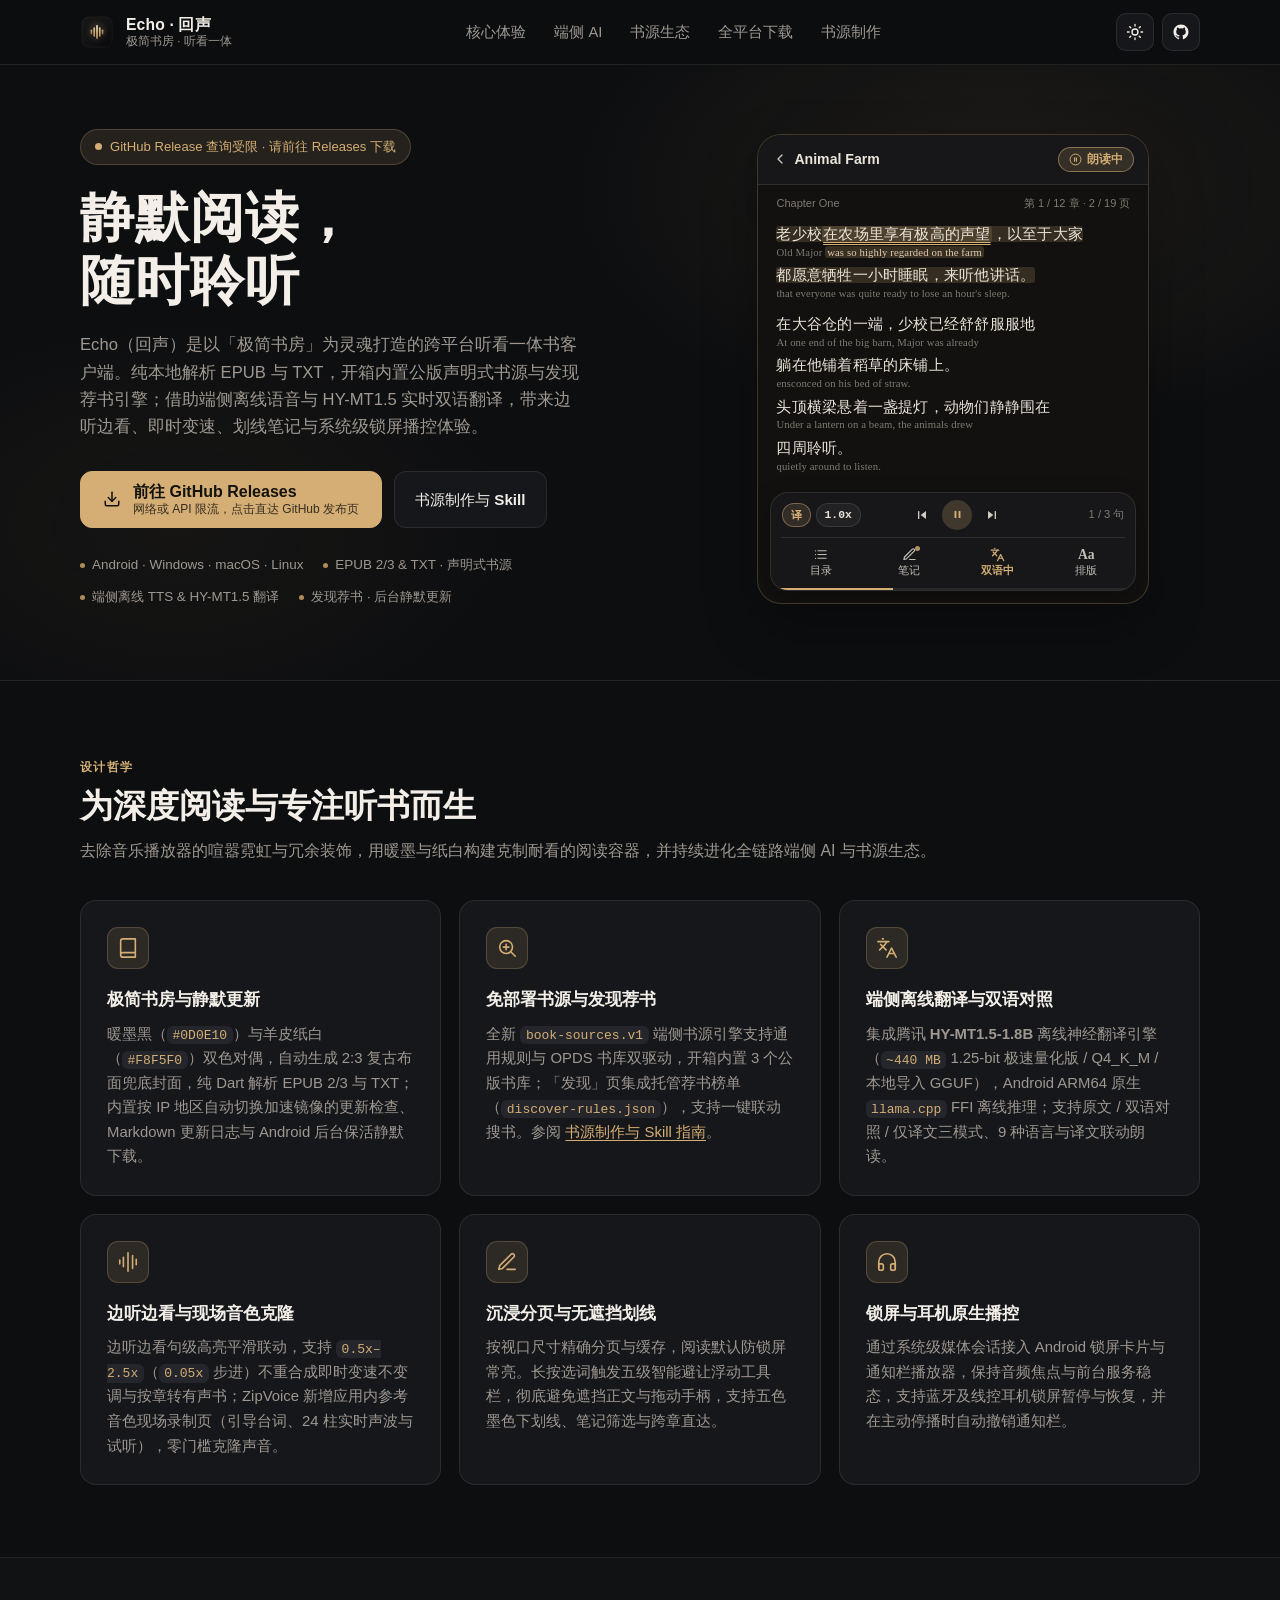
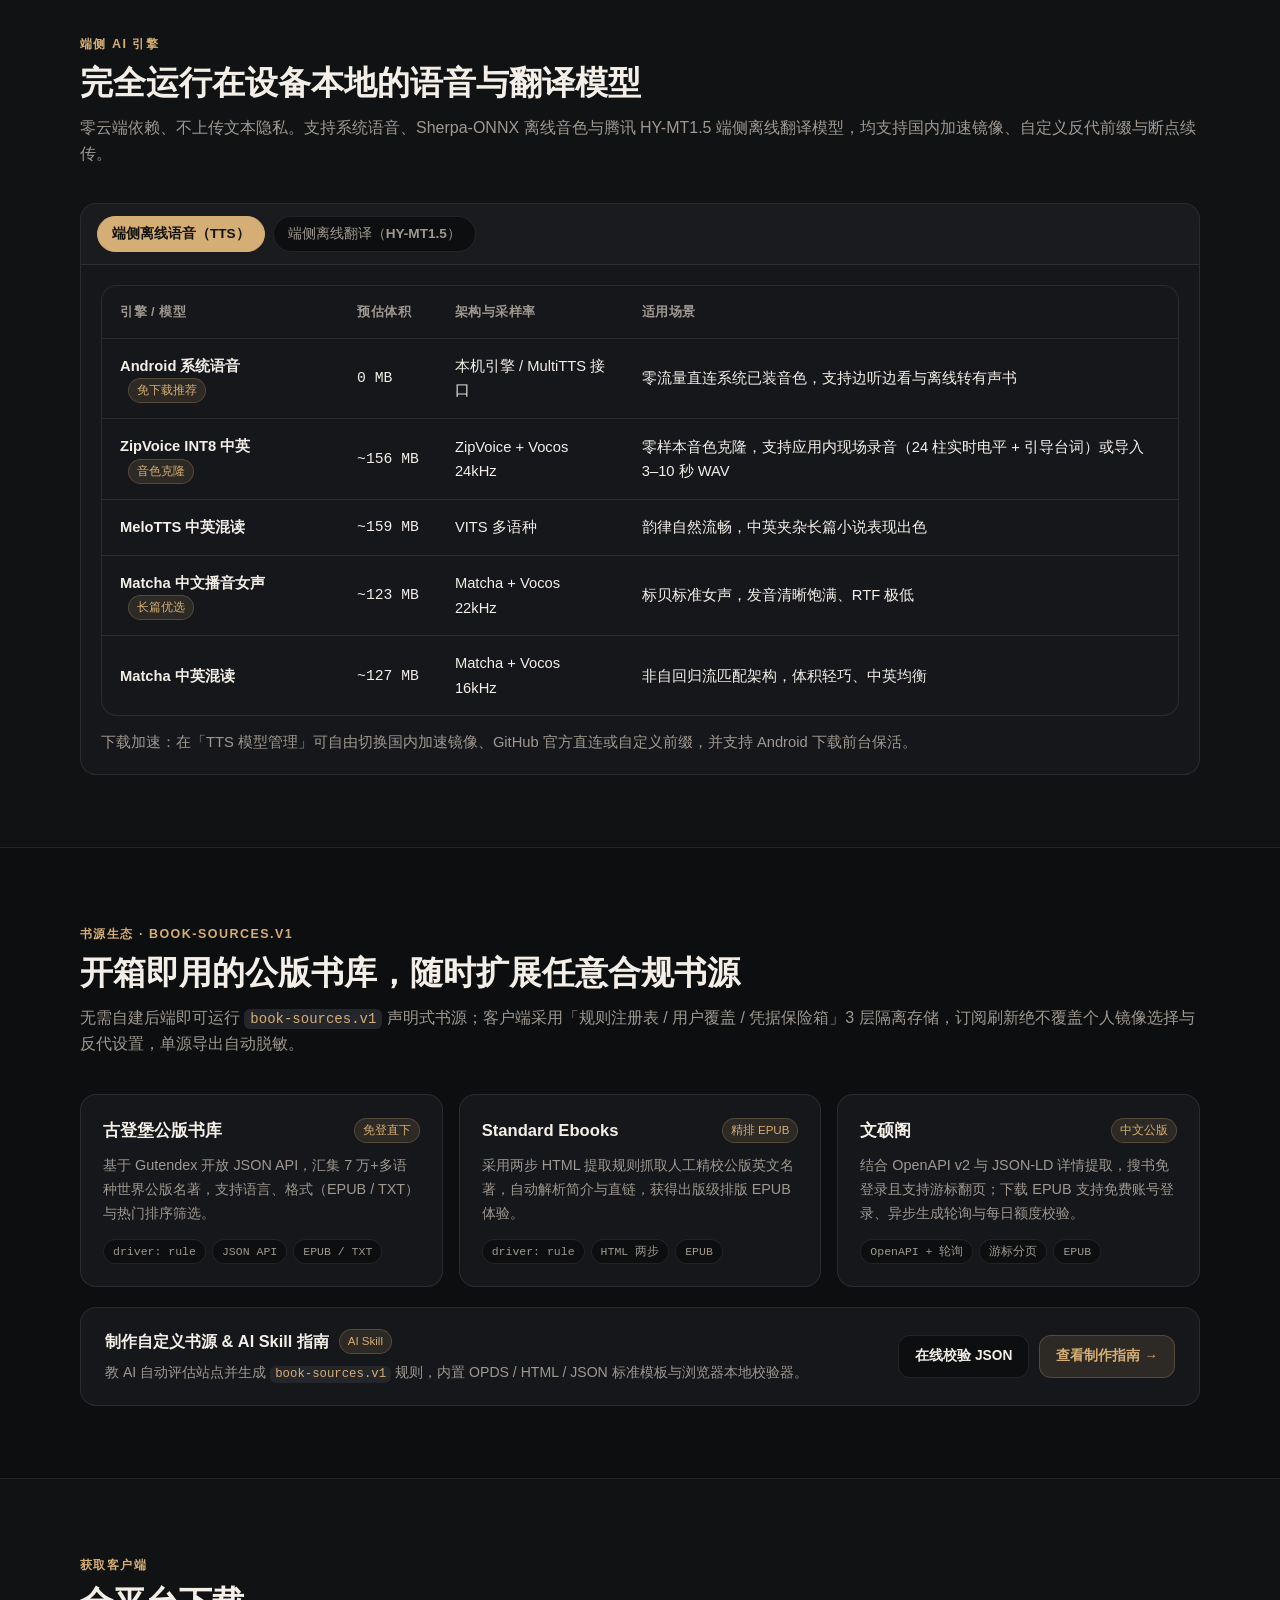
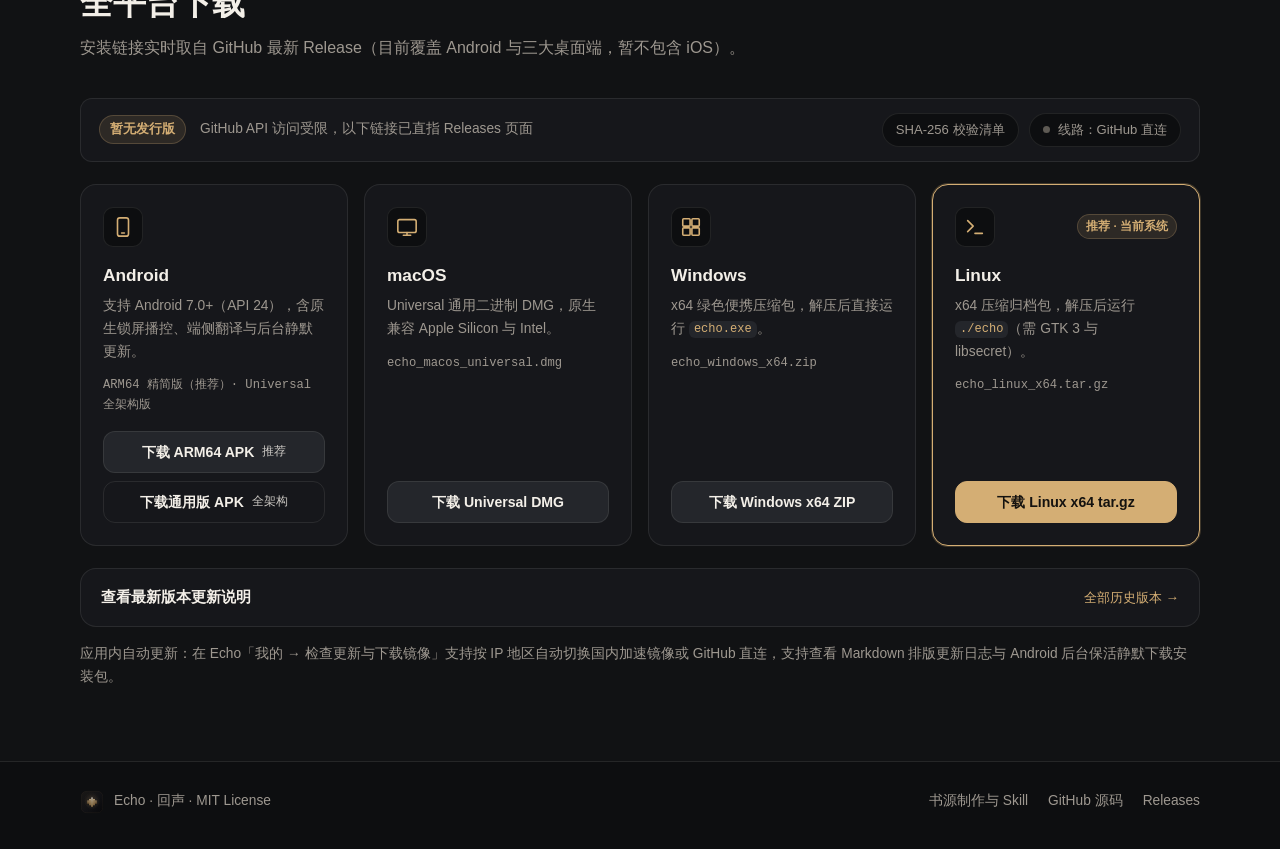
<file: docs/index.html>
<!DOCTYPE html>
<html lang="zh-CN" data-theme="dark">
<head>
  <meta charset="UTF-8" />
  <meta name="viewport" content="width=device-width, initial-scale=1.0" />
  <title>Echo · 回声 — 静默阅读，随时聆听</title>
  <meta name="description" content="Echo（回声）是一款采用极简书房美学的跨平台听看一体书客户端，内置端侧离线语音与 HY-MT1.5 实时双语翻译引擎、免部署声明式书源（规则 / OPDS）、发现荐书、沉浸分页阅读与划线笔记，支持 Android、Windows、macOS 与 Linux。" />
  <meta name="theme-color" content="#0D0E10" />
  <meta property="og:type" content="website" />
  <meta property="og:title" content="Echo · 回声 — 静默阅读，随时聆听" />
  <meta property="og:description" content="端侧离线语音与 HY-MT1.5 翻译驱动的跨平台听看一体书客户端，支持免部署书源与全平台下载。" />
  <link rel="icon" type="image/svg+xml" href="logo.svg" />
  <script>
    (function () {
      try {
        var saved = localStorage.getItem('echo-site-theme');
        if (saved === 'light' || saved === 'dark') {
          document.documentElement.dataset.theme = saved;
        }
      } catch (_) {}
    })();
  </script>
  <link rel="stylesheet" href="styles.css?v=20261128b" />
</head>
<body>
  <a class="skip-link" href="#main">跳至正文内容</a>

  <header class="site-header">
    <div class="container header-inner">
      <a class="brand" href="#top" aria-label="Echo 回声首页">
        <img class="brand-logo" src="logo.svg" alt="Echo Logo" width="34" height="34" />
        <span class="brand-text">
          <span class="brand-name">Echo · 回声</span>
          <span class="brand-tagline">极简书房 · 听看一体</span>
        </span>
      </a>

      <nav class="site-nav" aria-label="页面导航">
        <a href="#features">核心体验</a>
        <a href="#ai-engines">端侧 AI</a>
        <a href="#book-sources">书源生态</a>
        <a href="#download">全平台下载</a>
        <a href="book-sources.html">书源制作</a>
      </nav>

      <div class="header-actions">
        <a class="nav-pill-mobile" href="book-sources.html">书源制作</a>
        <button
          type="button"
          id="theme-toggle"
          class="icon-btn"
          aria-label="切换浅色/深色主题"
          title="切换羊皮纸浅色 / 暖墨黑深色"
        >
          <svg class="icon-sun" viewBox="0 0 24 24" width="18" height="18" fill="none" stroke="currentColor" stroke-width="1.8" stroke-linecap="round" stroke-linejoin="round" aria-hidden="true">
            <circle cx="12" cy="12" r="4" />
            <path d="M12 2v2M12 20v2M4.93 4.93l1.41 1.41M17.66 17.66l1.41 1.41M2 12h2M20 12h2M4.93 19.07l1.41-1.41M17.66 6.34l1.41-1.41" />
          </svg>
          <svg class="icon-moon" viewBox="0 0 24 24" width="18" height="18" fill="none" stroke="currentColor" stroke-width="1.8" stroke-linecap="round" stroke-linejoin="round" aria-hidden="true">
            <path d="M21 12.79A9 9 0 1 1 11.21 3 7 7 0 0 0 21 12.79z" />
          </svg>
        </button>

        <a
          class="icon-btn"
          href="https://github.com/imlinhanchao/echo-app"
          target="_blank"
          rel="noopener noreferrer"
          aria-label="访问 GitHub 仓库"
          title="GitHub 仓库"
        >
          <svg viewBox="0 0 24 24" width="18" height="18" fill="currentColor" aria-hidden="true">
            <path d="M12 2C6.477 2 2 6.484 2 12.017c0 4.425 2.865 8.18 6.839 9.504.5.092.682-.217.682-.483 0-.237-.008-.868-.013-1.703-2.782.605-3.369-1.343-3.369-1.343-.454-1.158-1.11-1.466-1.11-1.466-.908-.62.069-.608.069-.608 1.003.07 1.53 1.032 1.53 1.032.892 1.53 2.341 1.088 2.91.832.092-.647.35-1.088.636-1.338-2.22-.253-4.555-1.113-4.555-4.951 0-1.093.39-1.988 1.029-2.688-.103-.253-.446-1.272.098-2.65 0 0 .84-.27 2.75 1.026A9.564 9.564 0 0 1 12 6.844a9.59 9.59 0 0 1 2.504.337c1.909-1.296 2.747-1.027 2.747-1.027.546 1.379.202 2.398.1 2.651.64.7 1.028 1.595 1.028 2.688 0 3.848-2.339 4.695-4.566 4.943.359.309.678.92.678 1.855 0 1.338-.012 2.419-.012 2.747 0 .268.18.58.688.482A10.02 10.02 0 0 0 22 12.017C22 6.484 17.522 2 12 2Z" />
          </svg>
        </a>
      </div>
    </div>
  </header>

  <main id="main">
    <section id="top" class="hero">
      <div class="container hero-grid">
        <div class="hero-copy">
          <div class="version-pill" aria-live="polite">
            <span class="pulse-dot" aria-hidden="true"></span>
            <span id="hero-version-badge">正在查询 GitHub 最新 Release…</span>
          </div>

          <h1 class="hero-title">静默阅读，<br />随时聆听</h1>

          <p class="hero-subtitle">
            Echo（回声）是以「极简书房」为灵魂打造的跨平台听看一体书客户端。纯本地解析 EPUB 与 TXT，开箱内置公版声明式书源与发现荐书引擎；借助端侧离线语音与 HY-MT1.5 实时双语翻译，带来边听边看、即时变速、划线笔记与系统级锁屏播控体验。
          </p>

          <div class="hero-actions">
            <a
              id="hero-primary-cta"
              class="btn-primary"
              href="https://github.com/imlinhanchao/echo-app/releases"
            >
              <svg viewBox="0 0 24 24" width="18" height="18" fill="none" stroke="currentColor" stroke-width="2" stroke-linecap="round" stroke-linejoin="round" aria-hidden="true">
                <path d="M21 15v4a2 2 0 0 1-2 2H5a2 2 0 0 1-2-2v-4" />
                <polyline points="7 10 12 15 17 10" />
                <line x1="12" y1="15" x2="12" y2="3" />
              </svg>
              <span class="btn-label-group">
                <span id="hero-cta-label">前往 GitHub Releases</span>
                <span id="hero-cta-meta" class="btn-meta">自动识别当前设备 · 直连最新正式版</span>
              </span>
            </a>

            <a class="btn-secondary" href="book-sources.html">书源制作与 Skill</a>
          </div>

          <ul class="hero-specs" aria-label="支持平台与核心特性">
            <li>Android · Windows · macOS · Linux</li>
            <li>EPUB 2/3 &amp; TXT · 声明式书源</li>
            <li>端侧离线 TTS &amp; HY-MT1.5 翻译</li>
            <li>发现荐书 · 后台静默更新</li>
          </ul>
        </div>

        <div class="hero-visual">
          <div id="reader-mockup" class="reader-mockup is-bilingual" data-display-mode="bilingual" data-speak-lang="zh" role="region" aria-label="边听边看与双语阅读器交互预览">
            <div class="mockup-topbar">
              <div class="mockup-top-left">
                <span class="mockup-back-icon" aria-hidden="true">
                  <svg viewBox="0 0 24 24" width="16" height="16" fill="none" stroke="currentColor" stroke-width="2" stroke-linecap="round" stroke-linejoin="round">
                    <polyline points="15 18 9 12 15 6" />
                  </svg>
                </span>
                <span class="mockup-book-title">Animal Farm</span>
              </div>
              <button
                type="button"
                id="mockup-top-listen-btn"
                class="mockup-listen-pill"
                aria-pressed="true"
                aria-label="切换边听边看状态"
              >
                <svg class="icon-pause" viewBox="0 0 24 24" width="13" height="13" fill="currentColor" aria-hidden="true">
                  <circle cx="12" cy="12" r="10" fill="none" stroke="currentColor" stroke-width="1.8" />
                  <rect x="9.2" y="8" width="2.1" height="8" rx="0.8" />
                  <rect x="12.7" y="8" width="2.1" height="8" rx="0.8" />
                </svg>
                <svg class="icon-headphones" viewBox="0 0 24 24" width="13" height="13" fill="none" stroke="currentColor" stroke-width="1.9" stroke-linecap="round" stroke-linejoin="round" aria-hidden="true">
                  <path d="M3 18v-6a9 9 0 0 1 18 0v6" />
                  <path d="M21 19a2 2 0 0 1-2 2h-1a2 2 0 0 1-2-2v-3a2 2 0 0 1 2-2h3zM3 19a2 2 0 0 0 2 2h1a2 2 0 0 0 2-2v-3a2 2 0 0 0-2-2H3z" />
                </svg>
                <span id="mockup-top-listen-label">朗读中</span>
              </button>
            </div>

            <div class="mockup-reading-meta">
              <span>Chapter One</span>
              <span>第 1 / 12 章 · 2 / 19 页</span>
            </div>

            <article class="mockup-paper">
              <p class="mockup-para">
                <span class="cue-group is-active" data-cue="0">
                  <span class="interlinear-row"><span class="line-zh"><span class="line-zh-inner">老少校<u class="ink-underline">在农场里享有极高的声望</u>，以至于大家</span></span><span class="line-en"><span class="line-en-inner">Old Major <mark class="companion-en">was so highly regarded on the farm</mark></span></span></span><span class="interlinear-row"><span class="line-zh"><span class="line-zh-inner">都愿意牺牲一小时睡眠，来听他讲话。</span></span><span class="line-en"><span class="line-en-inner">that everyone was quite ready to lose an hour's sleep.</span></span></span>
                </span>
              </p>

              <p class="mockup-para">
                <span class="cue-group" data-cue="1">
                  <span class="interlinear-row"><span class="line-zh"><span class="line-zh-inner">在大谷仓的一端，少校已经舒舒服服地</span></span><span class="line-en"><span class="line-en-inner">At one end of the big barn, Major was already</span></span></span><span class="interlinear-row"><span class="line-zh"><span class="line-zh-inner">躺在他铺着稻草的床铺上。</span></span><span class="line-en"><span class="line-en-inner">ensconced on his bed of straw.</span></span></span>
                </span><span class="cue-group" data-cue="2">
                  <span class="interlinear-row"><span class="line-zh"><span class="line-zh-inner">头顶横梁悬着一盏提灯，动物们静静围在</span></span><span class="line-en"><span class="line-en-inner">Under a lantern on a beam, the animals drew</span></span></span><span class="interlinear-row"><span class="line-zh"><span class="line-zh-inner">四周聆听。</span></span><span class="line-en"><span class="line-en-inner">quietly around to listen.</span></span></span>
                </span>
              </p>
            </article>

            <div class="mockup-dock-wrap">
              <div class="mockup-dock">
                <div class="mockup-audio-strip">
                  <div class="mockup-strip-left">
                    <button
                      type="button"
                      id="mockup-lang-btn"
                      class="mockup-mini-pill is-active"
                      aria-pressed="true"
                      aria-label="切换朗读译文或原文"
                      title="点击切换朗读译文 / 原文"
                    >译</button>
                    <button
                      type="button"
                      id="mockup-speed-btn"
                      class="mockup-mini-pill"
                      aria-label="切换示例朗读倍速"
                      title="点击切换 1.0x–1.75x 倍速"
                    >1.0x</button>
                  </div>

                  <div class="mockup-transport">
                    <button
                      type="button"
                      id="mockup-prev-btn"
                      class="mockup-transport-btn"
                      aria-label="上一句"
                      title="上一句"
                    >
                      <svg viewBox="0 0 24 24" width="16" height="16" fill="currentColor" aria-hidden="true">
                        <rect x="6" y="6" width="2" height="12" rx="0.8" />
                        <polygon points="18,6 10,12 18,18" />
                      </svg>
                    </button>
                    <button
                      type="button"
                      id="mockup-play-btn"
                      class="mockup-play-btn"
                      aria-pressed="true"
                      aria-label="播放或暂停示例朗读"
                    >
                      <svg class="icon-pause" viewBox="0 0 24 24" width="13" height="13" fill="currentColor" aria-hidden="true">
                        <rect x="6.5" y="5.5" width="3.5" height="13" rx="1" />
                        <rect x="14" y="5.5" width="3.5" height="13" rx="1" />
                      </svg>
                      <svg class="icon-play" viewBox="0 0 24 24" width="13" height="13" fill="currentColor" aria-hidden="true">
                        <polygon points="7.5,5.5 18.5,12 7.5,18.5" />
                      </svg>
                    </button>
                    <button
                      type="button"
                      id="mockup-next-btn"
                      class="mockup-transport-btn"
                      aria-label="下一句"
                      title="下一句"
                    >
                      <svg viewBox="0 0 24 24" width="16" height="16" fill="currentColor" aria-hidden="true">
                        <polygon points="6,6 14,12 6,18" />
                        <rect x="16" y="6" width="2" height="12" rx="0.8" />
                      </svg>
                    </button>
                  </div>

                  <span id="mockup-cue-label" class="mockup-cue-count">1 / 3 句</span>
                </div>

                <div class="mockup-dock-divider" aria-hidden="true"></div>

                <div class="mockup-dock-nav">
                  <button type="button" class="mockup-dock-item" aria-label="章节目录预览">
                    <svg viewBox="0 0 24 24" width="15" height="15" fill="none" stroke="currentColor" stroke-width="1.9" stroke-linecap="round" stroke-linejoin="round" aria-hidden="true">
                      <line x1="8" y1="6" x2="21" y2="6" />
                      <line x1="8" y1="12" x2="21" y2="12" />
                      <line x1="8" y1="18" x2="21" y2="18" />
                      <circle cx="4" cy="6" r="1" fill="currentColor" stroke="none" />
                      <circle cx="4" cy="12" r="1" fill="currentColor" stroke="none" />
                      <circle cx="4" cy="18" r="1" fill="currentColor" stroke="none" />
                    </svg>
                    <span>目录</span>
                  </button>

                  <button type="button" id="mockup-notes-btn" class="mockup-dock-item" aria-label="定位划线笔记示例" title="点击高亮已划线句">
                    <span class="dock-icon-wrap">
                      <svg viewBox="0 0 24 24" width="15" height="15" fill="none" stroke="currentColor" stroke-width="1.9" stroke-linecap="round" stroke-linejoin="round" aria-hidden="true">
                        <path d="M12 20h9" />
                        <path d="M16.5 3.5a2.12 2.12 0 1 1 3 3L7 19l-4 1 1-4 12.5-12.5z" />
                      </svg>
                      <span class="dock-badge-dot" aria-hidden="true"></span>
                    </span>
                    <span>笔记</span>
                  </button>

                  <button
                    type="button"
                    id="mockup-bilingual-btn"
                    class="mockup-dock-item is-active"
                    aria-pressed="true"
                    aria-label="切换双语对照、仅译文或原文"
                    title="点击切换：双语对照 / 仅译文 / 原文"
                  >
                    <svg viewBox="0 0 24 24" width="15" height="15" fill="none" stroke="currentColor" stroke-width="1.9" stroke-linecap="round" stroke-linejoin="round" aria-hidden="true">
                      <path d="m5 8 6 6" />
                      <path d="m4 14 6-6 2-3" />
                      <path d="M2 5h12" />
                      <path d="M7 2h1" />
                      <path d="m22 22-5-10-5 10" />
                      <path d="M14 18h6" />
                    </svg>
                    <span id="mockup-mode-label">双语中</span>
                  </button>

                  <button
                    type="button"
                    id="mockup-paper-btn"
                    class="mockup-dock-item"
                    aria-pressed="false"
                    aria-label="切换阅读纸张配色"
                    title="点击切换暖墨纸 / 羊皮纸阅读预览"
                  >
                    <span class="dock-aa-icon" aria-hidden="true">Aa</span>
                    <span>排版</span>
                  </button>
                </div>

                <div class="mockup-progress-line" aria-hidden="true">
                  <span id="mockup-progress-fill" class="mockup-progress-fill"></span>
                </div>
              </div>
            </div>
          </div>
        </div>
      </div>
    </section>

    <section id="features" class="section">
      <div class="container">
        <div class="section-head">
          <span class="eyebrow">设计哲学</span>
          <h2 class="section-title">为深度阅读与专注听书而生</h2>
          <p class="section-desc">
            去除音乐播放器的喧嚣霓虹与冗余装饰，用暖墨与纸白构建克制耐看的阅读容器，并持续进化全链路端侧 AI 与书源生态。
          </p>
        </div>

        <div class="feature-grid feature-grid-3">
          <article class="feature-card">
            <div class="feature-icon" aria-hidden="true">
              <svg viewBox="0 0 24 24" width="22" height="22" fill="none" stroke="currentColor" stroke-width="1.75" stroke-linecap="round" stroke-linejoin="round">
                <path d="M4 19.5v-15A2.5 2.5 0 0 1 6.5 2H20v20H6.5a2.5 2.5 0 0 1 0-5H20" />
              </svg>
            </div>
            <h3>极简书房与静默更新</h3>
            <p>
              暖墨黑（<code>#0D0E10</code>）与羊皮纸白（<code>#F8F5F0</code>）双色对偶，自动生成 2:3 复古布面兜底封面，纯 Dart 解析 EPUB 2/3 与 TXT；内置按 IP 地区自动切换加速镜像的更新检查、Markdown 更新日志与 Android 后台保活静默下载。
            </p>
          </article>

          <article class="feature-card">
            <div class="feature-icon" aria-hidden="true">
              <svg viewBox="0 0 24 24" width="22" height="22" fill="none" stroke="currentColor" stroke-width="1.75" stroke-linecap="round" stroke-linejoin="round">
                <circle cx="11" cy="11" r="7" />
                <path d="m21 21-4.35-4.35" />
                <path d="M11 8v6M8 11h6" />
              </svg>
            </div>
            <h3>免部署书源与发现荐书</h3>
            <p>
              全新 <code>book-sources.v1</code> 端侧书源引擎支持通用规则与 OPDS 书库双驱动，开箱内置 3 个公版书库；「发现」页集成托管荐书榜单（<code>discover-rules.json</code>），支持一键联动搜书。参阅 <a class="inline-link" href="book-sources.html">书源制作与 Skill 指南</a>。
            </p>
          </article>

          <article class="feature-card">
            <div class="feature-icon" aria-hidden="true">
              <svg viewBox="0 0 24 24" width="22" height="22" fill="none" stroke="currentColor" stroke-width="1.75" stroke-linecap="round" stroke-linejoin="round">
                <path d="m5 8 6 6" />
                <path d="m4 14 6-6 2-3" />
                <path d="M2 5h12" />
                <path d="M7 2h1" />
                <path d="m22 22-5-10-5 10" />
                <path d="M14 18h6" />
              </svg>
            </div>
            <h3>端侧离线翻译与双语对照</h3>
            <p>
              集成腾讯 <strong>HY-MT1.5-1.8B</strong> 离线神经翻译引擎（<code>~440 MB</code> 1.25-bit 极速量化版 / Q4_K_M / 本地导入 GGUF），Android ARM64 原生 <code>llama.cpp</code> FFI 离线推理；支持原文 / 双语对照 / 仅译文三模式、9 种语言与译文联动朗读。
            </p>
          </article>

          <article class="feature-card">
            <div class="feature-icon" aria-hidden="true">
              <svg viewBox="0 0 24 24" width="22" height="22" fill="none" stroke="currentColor" stroke-width="1.75" stroke-linecap="round" stroke-linejoin="round">
                <path d="M12 2v20M17 5v14M7 7v10M21 9v6M3 10v4" />
              </svg>
            </div>
            <h3>边听边看与现场音色克隆</h3>
            <p>
              边听边看句级高亮平滑联动，支持 <code>0.5x–2.5x</code>（<code>0.05x</code> 步进）不重合成即时变速不变调与按章转有声书；ZipVoice 新增应用内参考音色现场录制页（引导台词、24 柱实时声波与试听），零门槛克隆声音。
            </p>
          </article>

          <article class="feature-card">
            <div class="feature-icon" aria-hidden="true">
              <svg viewBox="0 0 24 24" width="22" height="22" fill="none" stroke="currentColor" stroke-width="1.75" stroke-linecap="round" stroke-linejoin="round">
                <path d="M12 20h9" />
                <path d="M16.5 3.5a2.121 2.121 0 1 1 3 3L7 19l-4 1 1-4 12.5-12.5z" />
              </svg>
            </div>
            <h3>沉浸分页与无遮挡划线</h3>
            <p>
              按视口尺寸精确分页与缓存，阅读默认防锁屏常亮。长按选词触发五级智能避让浮动工具栏，彻底避免遮挡正文与拖动手柄，支持五色墨色下划线、笔记筛选与跨章直达。
            </p>
          </article>

          <article class="feature-card">
            <div class="feature-icon" aria-hidden="true">
              <svg viewBox="0 0 24 24" width="22" height="22" fill="none" stroke="currentColor" stroke-width="1.75" stroke-linecap="round" stroke-linejoin="round">
                <path d="M3 18v-6a9 9 0 0 1 18 0v6" />
                <path d="M21 19a2 2 0 0 1-2 2h-1a2 2 0 0 1-2-2v-3a2 2 0 0 1 2-2h3zM3 19a2 2 0 0 0 2 2h1a2 2 0 0 0 2-2v-3a2 2 0 0 0-2-2H3z" />
              </svg>
            </div>
            <h3>锁屏与耳机原生播控</h3>
            <p>
              通过系统级媒体会话接入 Android 锁屏卡片与通知栏播放器，保持音频焦点与前台服务稳态，支持蓝牙及线控耳机锁屏暂停与恢复，并在主动停播时自动撤销通知栏。
            </p>
          </article>
        </div>
      </div>
    </section>

    <section id="ai-engines" class="section section-tinted">
      <span id="tts" aria-hidden="true"></span>
      <div class="container">
        <div class="section-head">
          <span class="eyebrow">端侧 AI 引擎</span>
          <h2 class="section-title">完全运行在设备本地的语音与翻译模型</h2>
          <p class="section-desc">
            零云端依赖、不上传文本隐私。支持系统语音、Sherpa-ONNX 离线音色与腾讯 HY-MT1.5 端侧离线翻译模型，均支持国内加速镜像、自定义反代前缀与断点续传。
          </p>
        </div>

        <div class="deploy-tabs">
          <div class="tab-list" role="tablist" aria-label="切换端侧 AI 引擎列表">
            <button
              type="button"
              id="tab-tts"
              class="tab-btn"
              role="tab"
              aria-selected="true"
              aria-controls="panel-tts"
              tabindex="0"
            >端侧离线语音（TTS）</button>
            <button
              type="button"
              id="tab-mt"
              class="tab-btn"
              role="tab"
              aria-selected="false"
              aria-controls="panel-mt"
              tabindex="-1"
            >端侧离线翻译（HY-MT1.5）</button>
          </div>

          <div
            id="panel-tts"
            class="tab-panel"
            role="tabpanel"
            aria-labelledby="tab-tts"
          >
            <div class="table-wrap">
              <table class="tts-table">
                <thead>
                  <tr>
                    <th>引擎 / 模型</th>
                    <th>预估体积</th>
                    <th>架构与采样率</th>
                    <th>适用场景</th>
                  </tr>
                </thead>
                <tbody>
                  <tr>
                    <td>
                      <span class="model-name">Android 系统语音</span>
                      <span class="model-badge">免下载推荐</span>
                    </td>
                    <td class="mono">0 MB</td>
                    <td>本机引擎 / MultiTTS 接口</td>
                    <td>零流量直连系统已装音色，支持边听边看与离线转有声书</td>
                  </tr>
                  <tr>
                    <td>
                      <span class="model-name">ZipVoice INT8 中英</span>
                      <span class="model-badge">音色克隆</span>
                    </td>
                    <td class="mono">~156 MB</td>
                    <td>ZipVoice + Vocos 24kHz</td>
                    <td>零样本音色克隆，支持应用内现场录音（24 柱实时电平 + 引导台词）或导入 3–10 秒 WAV</td>
                  </tr>
                  <tr>
                    <td>
                      <span class="model-name">MeloTTS 中英混读</span>
                    </td>
                    <td class="mono">~159 MB</td>
                    <td>VITS 多语种</td>
                    <td>韵律自然流畅，中英夹杂长篇小说表现出色</td>
                  </tr>
                  <tr>
                    <td>
                      <span class="model-name">Matcha 中文播音女声</span>
                      <span class="model-badge">长篇优选</span>
                    </td>
                    <td class="mono">~123 MB</td>
                    <td>Matcha + Vocos 22kHz</td>
                    <td>标贝标准女声，发音清晰饱满、RTF 极低</td>
                  </tr>
                  <tr>
                    <td>
                      <span class="model-name">Matcha 中英混读</span>
                    </td>
                    <td class="mono">~127 MB</td>
                    <td>Matcha + Vocos 16kHz</td>
                    <td>非自回归流匹配架构，体积轻巧、中英均衡</td>
                  </tr>
                </tbody>
              </table>
            </div>
            <p class="tab-intro">
              下载加速：在「TTS 模型管理」可自由切换国内加速镜像、GitHub 官方直连或自定义前缀，并支持 Android 下载前台保活。
            </p>
          </div>

          <div
            id="panel-mt"
            class="tab-panel"
            role="tabpanel"
            aria-labelledby="tab-mt"
            hidden
          >
            <div class="table-wrap">
              <table class="tts-table">
                <thead>
                  <tr>
                    <th>模型版本</th>
                    <th>预估体积</th>
                    <th>量化架构</th>
                    <th>适用场景与特性</th>
                  </tr>
                </thead>
                <tbody>
                  <tr>
                    <td>
                      <span class="model-name">HY-MT1.5-1.8B · 1.25-bit</span>
                      <span class="model-badge">推荐 · 手机首选</span>
                    </td>
                    <td class="mono">~440 MB</td>
                    <td>Tencent Sherry STQ1_0 / llama.cpp FFI</td>
                    <td>极速量化低内存占用，Android ARM64 自动按 CPU 指令集（<code>dotprod</code> / <code>i8mm</code>）调度</td>
                  </tr>
                  <tr>
                    <td>
                      <span class="model-name">HY-MT1.5-1.8B · Q4_K_M</span>
                      <span class="model-badge">高精度备选</span>
                    </td>
                    <td class="mono">~1.06 GB</td>
                    <td>标准 4-bit K-Quant GGUF</td>
                    <td>旗舰机型追求更高文学译文精度时选用</td>
                  </tr>
                  <tr>
                    <td>
                      <span class="model-name">本地导入 GGUF</span>
                      <span class="model-badge">自定义</span>
                    </td>
                    <td class="mono">按模型文件</td>
                    <td>GGUF 量化模型</td>
                    <td>直接从设备存储选取已有 GGUF，下载亦支持 HF-Mirror 国内镜像与自定义反代前缀</td>
                  </tr>
                </tbody>
              </table>
            </div>
            <p class="tab-intro">
              支持简体中文、繁体中文、英语、日语、韩语、法语、德语、西班牙语、俄语 9 种目标语种，阅读器提供「原文 / 双语对照 / 仅译文」三种显示模式与短语级对齐（一期离线 FFI 推理面向 Android ARM64）。
            </p>
          </div>
        </div>
      </div>
    </section>

    <section id="book-sources" class="section">
      <div class="container">
        <div class="section-head">
          <span class="eyebrow">书源生态 · book-sources.v1</span>
          <h2 class="section-title">开箱即用的公版书库，随时扩展任意合规书源</h2>
          <p class="section-desc">
            无需自建后端即可运行 <code>book-sources.v1</code> 声明式书源；客户端采用「规则注册表 / 用户覆盖 / 凭据保险箱」3 层隔离存储，订阅刷新绝不覆盖个人镜像选择与反代设置，单源导出自动脱敏。
          </p>
        </div>

        <div class="ecosystem-grid">
          <article class="source-card">
            <div class="source-card-top">
              <h3>古登堡公版书库</h3>
              <span class="model-badge">免登直下</span>
            </div>
            <p>
              基于 Gutendex 开放 JSON API，汇集 7 万+多语种世界公版名著，支持语言、格式（EPUB / TXT）与热门排序筛选。
            </p>
            <div class="source-tags">
              <span class="source-tag">driver: rule</span>
              <span class="source-tag">JSON API</span>
              <span class="source-tag">EPUB / TXT</span>
            </div>
          </article>

          <article class="source-card">
            <div class="source-card-top">
              <h3>Standard Ebooks</h3>
              <span class="model-badge">精排 EPUB</span>
            </div>
            <p>
              采用两步 HTML 提取规则抓取人工精校公版英文名著，自动解析简介与直链，获得出版级排版 EPUB 体验。
            </p>
            <div class="source-tags">
              <span class="source-tag">driver: rule</span>
              <span class="source-tag">HTML 两步</span>
              <span class="source-tag">EPUB</span>
            </div>
          </article>

          <article class="source-card">
            <div class="source-card-top">
              <h3>文硕阁</h3>
              <span class="model-badge">中文公版</span>
            </div>
            <p>
              结合 OpenAPI v2 与 JSON-LD 详情提取，搜书免登录且支持游标翻页；下载 EPUB 支持免费账号登录、异步生成轮询与每日额度校验。
            </p>
            <div class="source-tags">
              <span class="source-tag">OpenAPI + 轮询</span>
              <span class="source-tag">游标分页</span>
              <span class="source-tag">EPUB</span>
            </div>
          </article>
        </div>

        <div class="ecosystem-banner">
          <div class="ecosystem-banner-copy">
            <div class="ecosystem-banner-head">
              <h3>制作自定义书源 &amp; AI Skill 指南</h3>
              <span class="model-badge">AI Skill</span>
            </div>
            <p>
              教 AI 自动评估站点并生成 <code>book-sources.v1</code> 规则，内置 OPDS / HTML / JSON 标准模板与浏览器本地校验器。
            </p>
          </div>
          <div class="ecosystem-banner-actions">
            <a class="ecosystem-btn ecosystem-btn-secondary" href="book-sources.html#validator">在线校验 JSON</a>
            <a class="ecosystem-btn ecosystem-btn-primary" href="book-sources.html">查看制作指南 →</a>
          </div>
        </div>
      </div>
    </section>

    <section id="download" class="section section-tinted">
      <div class="container">
        <div class="section-head">
          <span class="eyebrow">获取客户端</span>
          <h2 class="section-title">全平台下载</h2>
          <p class="section-desc">
            安装链接实时取自 GitHub 最新 Release（目前覆盖 Android 与三大桌面端，暂不包含 iOS）。
          </p>
        </div>

        <div class="release-bar" aria-live="polite">
          <div class="release-meta">
            <span id="release-version" class="release-tag">待同步</span>
            <span id="release-date" class="release-date">正在查询 GitHub Releases…</span>
            <span id="release-tag-note" class="release-note-badge" hidden></span>
          </div>

          <div class="release-controls">
            <a
              id="checksums-link"
              class="pill-link"
              href="https://github.com/imlinhanchao/echo-app/releases"
              target="_blank"
              rel="noopener noreferrer"
              hidden
            >SHA-256 校验清单</a>

            <button
              type="button"
              id="mirror-toggle"
              class="mirror-btn"
              aria-pressed="false"
              title="切换直连或 ghfast.top 国内加速镜像下载"
            >
              <span class="mirror-dot" aria-hidden="true"></span>
              <span id="mirror-label">线路：GitHub 直连</span>
            </button>
          </div>
        </div>

        <div class="download-grid">
          <article class="platform-card" data-platform-card="android">
            <div class="card-top">
              <div class="platform-icon" aria-hidden="true">
                <svg viewBox="0 0 24 24" width="22" height="22" fill="none" stroke="currentColor" stroke-width="1.75" stroke-linecap="round" stroke-linejoin="round">
                  <rect x="6" y="2" width="12" height="20" rx="2.5" />
                  <line x1="10.5" y1="18.5" x2="13.5" y2="18.5" />
                </svg>
              </div>
              <span class="platform-rec-badge" hidden>推荐 · 当前设备</span>
            </div>
            <h3>Android</h3>
            <p class="platform-desc">支持 Android 7.0+（API 24），含原生锁屏播控、端侧翻译与后台静默更新。</p>
            <p class="platform-asset-meta" data-meta="android">ARM64 精简版（推荐）· Universal 全架构版</p>
            <div class="card-actions">
              <a
                class="download-btn"
                data-download="androidArm64"
                href="https://github.com/imlinhanchao/echo-app/releases"
              ><span>下载 ARM64 APK</span><span class="btn-size" data-size="androidArm64">推荐</span></a>
              <a
                class="download-btn download-btn-secondary"
                data-download="androidUniversal"
                href="https://github.com/imlinhanchao/echo-app/releases"
              ><span>下载通用版 APK</span><span class="btn-size" data-size="androidUniversal">全架构</span></a>
            </div>
          </article>

          <article class="platform-card" data-platform-card="macos">
            <div class="card-top">
              <div class="platform-icon" aria-hidden="true">
                <svg viewBox="0 0 24 24" width="22" height="22" fill="none" stroke="currentColor" stroke-width="1.75" stroke-linecap="round" stroke-linejoin="round">
                  <rect x="2" y="4" width="20" height="14" rx="2" />
                  <path d="M8 21h8M12 18v3" />
                </svg>
              </div>
              <span class="platform-rec-badge" hidden>推荐 · 当前系统</span>
            </div>
            <h3>macOS</h3>
            <p class="platform-desc">Universal 通用二进制 DMG，原生兼容 Apple Silicon 与 Intel。</p>
            <p class="platform-asset-meta" data-meta="macos">echo_macos_universal.dmg</p>
            <div class="card-actions">
              <a
                class="download-btn"
                data-download="macos"
                href="https://github.com/imlinhanchao/echo-app/releases"
              >下载 Universal DMG</a>
            </div>
          </article>

          <article class="platform-card" data-platform-card="windows">
            <div class="card-top">
              <div class="platform-icon" aria-hidden="true">
                <svg viewBox="0 0 24 24" width="22" height="22" fill="none" stroke="currentColor" stroke-width="1.75" stroke-linecap="round" stroke-linejoin="round">
                  <rect x="3" y="3" width="8" height="8" rx="1" />
                  <rect x="13" y="3" width="8" height="8" rx="1" />
                  <rect x="3" y="13" width="8" height="8" rx="1" />
                  <rect x="13" y="13" width="8" height="8" rx="1" />
                </svg>
              </div>
              <span class="platform-rec-badge" hidden>推荐 · 当前系统</span>
            </div>
            <h3>Windows</h3>
            <p class="platform-desc">x64 绿色便携压缩包，解压后直接运行 <code>echo.exe</code>。</p>
            <p class="platform-asset-meta" data-meta="windows">echo_windows_x64.zip</p>
            <div class="card-actions">
              <a
                class="download-btn"
                data-download="windows"
                href="https://github.com/imlinhanchao/echo-app/releases"
              >下载 Windows x64 ZIP</a>
            </div>
          </article>

          <article class="platform-card" data-platform-card="linux">
            <div class="card-top">
              <div class="platform-icon" aria-hidden="true">
                <svg viewBox="0 0 24 24" width="22" height="22" fill="none" stroke="currentColor" stroke-width="1.75" stroke-linecap="round" stroke-linejoin="round">
                  <polyline points="4 17 10 11 4 5" />
                  <line x1="12" y1="19" x2="20" y2="19" />
                </svg>
              </div>
              <span class="platform-rec-badge" hidden>推荐 · 当前系统</span>
            </div>
            <h3>Linux</h3>
            <p class="platform-desc">x64 压缩归档包，解压后运行 <code>./echo</code>（需 GTK 3 与 libsecret）。</p>
            <p class="platform-asset-meta" data-meta="linux">echo_linux_x64.tar.gz</p>
            <div class="card-actions">
              <a
                class="download-btn"
                data-download="linux"
                href="https://github.com/imlinhanchao/echo-app/releases"
              >下载 Linux x64 tar.gz</a>
            </div>
          </article>
        </div>

        <details id="release-notes-details" class="release-notes">
          <summary>
            <span>查看最新版本更新说明</span>
            <a
              class="all-releases-link"
              href="https://github.com/imlinhanchao/echo-app/releases"
              target="_blank"
              rel="noopener noreferrer"
            >全部历史版本 →</a>
          </summary>
          <div id="release-notes-body" class="release-notes-body">
            <p class="notes-placeholder">正在加载最新版本发布说明…</p>
          </div>
        </details>

        <p class="tabs-footnote">
          应用内自动更新：在 Echo「我的 → 检查更新与下载镜像」支持按 IP 地区自动切换国内加速镜像或 GitHub 直连，支持查看 Markdown 排版更新日志与 Android 后台保活静默下载安装包。
        </p>
      </div>
    </section>
  </main>

  <footer class="site-footer">
    <div class="container footer-inner">
      <div class="footer-brand">
        <img src="logo.svg" alt="" width="24" height="24" aria-hidden="true" />
        <span>Echo · 回声 · MIT License</span>
      </div>
      <div class="footer-links">
        <a href="book-sources.html">书源制作与 Skill</a>
        <a href="https://github.com/imlinhanchao/echo-app" target="_blank" rel="noopener noreferrer">GitHub 源码</a>
        <a href="https://github.com/imlinhanchao/echo-app/releases" target="_blank" rel="noopener noreferrer">Releases</a>
      </div>
    </div>
  </footer>

  <script src="app.js?v=20261128b"></script>
</body>
</html>
</file>
<file: docs/styles.css>
:root {
  --surface-base: #0D0E10;
  --surface-elevated: #16171B;
  --surface-subtle: #24262B;
  --surface-glass: rgba(13, 14, 16, 0.82);
  --paper-warm: #12110F;
  --paper-text: #EAE4D8;
  --primary: #D4AE74;
  --primary-hover: #E2C28F;
  --primary-active: #B89055;
  --on-primary: #14120F;
  --accent: #B08B5A;
  --text-primary: #F3EFE8;
  --text-secondary: #9E9890;
  --text-disabled: #5E5A54;
  --hairline: rgba(243, 239, 232, 0.09);
  --hairline-gold: rgba(212, 174, 116, 0.24);
  --highlight-sentence: rgba(212, 174, 116, 0.20);
  --badge-bg: rgba(212, 174, 116, 0.12);
  --tint-bg: rgba(255, 255, 255, 0.015);
  --success: #6CC08E;
  --font-sans: -apple-system, BlinkMacSystemFont, "Segoe UI", "PingFang SC", "Hiragino Sans GB", "Microsoft YaHei", sans-serif;
  --font-serif: "Noto Serif SC", "Source Han Serif SC", "Songti SC", "STSong", Georgia, serif;
  --font-mono: ui-monospace, SFMono-Regular, Menlo, Monaco, Consolas, monospace;
  --radius-card: 16px;
  --radius-control: 12px;
  --radius-pill: 999px;
}

html[data-theme="light"] {
  --surface-base: #F8F5F0;
  --surface-elevated: #FFFFFF;
  --surface-subtle: #E8E2D9;
  --surface-glass: rgba(248, 245, 240, 0.86);
  --paper-warm: #FFFDF9;
  --paper-text: #181613;
  --primary: #8F6836;
  --primary-hover: #7A572C;
  --primary-active: #634622;
  --on-primary: #FDFBF7;
  --accent: #A67C46;
  --text-primary: #181613;
  --text-secondary: #6B655D;
  --text-disabled: #A59E94;
  --hairline: rgba(24, 22, 19, 0.10);
  --hairline-gold: rgba(143, 104, 54, 0.28);
  --highlight-sentence: rgba(143, 104, 54, 0.15);
  --badge-bg: rgba(143, 104, 54, 0.11);
  --tint-bg: rgba(24, 22, 19, 0.025);
  --success: #2E7D52;
}

*, *::before, *::after {
  box-sizing: border-box;
}

html {
  scroll-behavior: smooth;
  font-size: 16px;
}

body {
  margin: 0;
  font-family: var(--font-sans);
  background: var(--surface-base);
  color: var(--text-primary);
  line-height: 1.65;
  -webkit-font-smoothing: antialiased;
  overflow-x: hidden;
}

a {
  color: inherit;
  text-decoration: none;
}

code {
  font-family: var(--font-mono);
  font-size: 0.875em;
  padding: 0.12em 0.42em;
  border-radius: 6px;
  background: var(--surface-subtle);
  color: var(--primary);
}

:focus-visible {
  outline: 2px solid var(--primary);
  outline-offset: 2px;
}

.skip-link {
  position: absolute;
  left: -9999px;
  top: 0;
  z-index: 100;
  padding: 8px 14px;
  background: var(--primary);
  color: var(--on-primary);
  border-radius: 0 0 8px 0;
  font-weight: 600;
}

.skip-link:focus {
  left: 0;
}

.container {
  width: min(1120px, calc(100% - 32px));
  margin: 0 auto;
}

/* Header */
.site-header {
  position: sticky;
  top: 0;
  z-index: 40;
  background: var(--surface-glass);
  backdrop-filter: blur(20px);
  -webkit-backdrop-filter: blur(20px);
  border-bottom: 1px solid var(--hairline);
}

.header-inner {
  height: 64px;
  display: flex;
  align-items: center;
  justify-content: space-between;
  gap: 16px;
}

.brand {
  display: inline-flex;
  align-items: center;
  gap: 12px;
  min-width: 0;
}

.brand-logo {
  border-radius: 8px;
  flex-shrink: 0;
}

.brand-text {
  display: flex;
  flex-direction: column;
  line-height: 1.2;
}

.brand-name {
  font-weight: 650;
  font-size: 0.98rem;
  letter-spacing: 0.01em;
}

.brand-tagline {
  font-size: 0.72rem;
  color: var(--text-secondary);
}

.site-nav {
  display: flex;
  align-items: center;
  gap: 28px;
  font-size: 0.92rem;
  color: var(--text-secondary);
}

.site-nav a {
  transition: color 150ms ease;
}

.site-nav a:hover {
  color: var(--primary);
}

.header-actions {
  display: flex;
  align-items: center;
  gap: 8px;
}

.icon-btn {
  width: 38px;
  height: 38px;
  display: inline-flex;
  align-items: center;
  justify-content: center;
  border-radius: 10px;
  border: 1px solid var(--hairline);
  background: var(--surface-elevated);
  color: var(--text-primary);
  cursor: pointer;
  transition: border-color 150ms ease, color 150ms ease, transform 150ms ease;
}

.icon-btn:hover {
  border-color: var(--hairline-gold);
  color: var(--primary);
}

html[data-theme="dark"] .icon-sun { display: block; }
html[data-theme="dark"] .icon-moon { display: none; }
html[data-theme="light"] .icon-sun { display: none; }
html[data-theme="light"] .icon-moon { display: block; }

/* Hero */
.hero {
  position: relative;
  padding: 64px 0 72px;
  background:
    radial-gradient(620px 360px at 78% 20%, rgba(212, 174, 116, 0.09), transparent 70%),
    radial-gradient(480px 300px at 14% 75%, rgba(176, 139, 90, 0.06), transparent 72%);
  border-bottom: 1px solid var(--hairline);
}

.hero-grid {
  display: grid;
  grid-template-columns: minmax(0, 1.08fr) minmax(0, 0.92fr);
  gap: 48px;
  align-items: center;
}

.version-pill {
  display: inline-flex;
  align-items: center;
  gap: 8px;
  padding: 6px 14px;
  border-radius: var(--radius-pill);
  background: var(--badge-bg);
  border: 1px solid var(--hairline-gold);
  color: var(--primary);
  font-size: 0.82rem;
  font-weight: 500;
  margin-bottom: 22px;
}

.pulse-dot {
  width: 7px;
  height: 7px;
  border-radius: 50%;
  background: var(--primary);
}

.hero-title {
  margin: 0 0 18px;
  font-family: var(--font-serif);
  font-size: clamp(2.15rem, 4.2vw, 3.35rem);
  line-height: 1.18;
  letter-spacing: 0.02em;
  font-weight: 700;
}

.hero-subtitle {
  margin: 0 0 30px;
  color: var(--text-secondary);
  font-size: 1.04rem;
  max-width: 54ch;
}

.hero-actions {
  display: flex;
  flex-wrap: wrap;
  gap: 12px;
  align-items: stretch;
  margin-bottom: 26px;
}

.btn-primary {
  display: inline-flex;
  align-items: center;
  gap: 12px;
  min-height: 50px;
  padding: 10px 22px;
  border-radius: var(--radius-control);
  background: var(--primary);
  color: var(--on-primary);
  font-weight: 600;
  border: 1px solid var(--primary);
  transition: background-color 150ms ease, transform 150ms ease;
}

.btn-primary:hover {
  background: var(--primary-hover);
  transform: translateY(-1px);
}

.btn-primary:active {
  background: var(--primary-active);
  transform: translateY(0);
}

.btn-label-group {
  display: flex;
  flex-direction: column;
  text-align: left;
  line-height: 1.25;
}

.btn-meta {
  font-size: 0.75rem;
  font-weight: 500;
  opacity: 0.82;
}

.btn-secondary {
  display: inline-flex;
  align-items: center;
  justify-content: center;
  min-height: 50px;
  padding: 0 20px;
  border-radius: var(--radius-control);
  border: 1px solid var(--hairline);
  background: var(--surface-elevated);
  color: var(--text-primary);
  font-weight: 550;
  font-size: 0.95rem;
  transition: border-color 150ms ease, color 150ms ease;
}

.btn-secondary:hover {
  border-color: var(--hairline-gold);
  color: var(--primary);
}

.hero-specs {
  list-style: none;
  margin: 0;
  padding: 0;
  display: flex;
  flex-wrap: wrap;
  gap: 10px 20px;
  color: var(--text-secondary);
  font-size: 0.84rem;
}

.hero-specs li {
  display: inline-flex;
  align-items: center;
  gap: 7px;
}

.hero-specs li::before {
  content: "";
  width: 5px;
  height: 5px;
  border-radius: 50%;
  background: var(--accent);
}

/* Interactive Reader Mockup */
.hero-visual {
  display: flex;
  justify-content: center;
}

.reader-mockup {
  --mockup-bg: #12110F;
  --mockup-chrome: rgba(24, 24, 28, 0.92);
  --mockup-fg: #EAE4D8;
  --mockup-subtitle: rgba(158, 152, 144, 0.78);
  --mockup-hairline: rgba(243, 239, 232, 0.10);
  --mockup-accent: #D4AE74;
  --mockup-on-accent: #14120F;
  --mockup-cue-bg: rgba(212, 174, 116, 0.18);
  --mockup-underline-bg: rgba(212, 174, 116, 0.15);
  --mockup-companion-bg: rgba(212, 174, 116, 0.19);
  --mockup-companion-fg: #E2CBB0;
  width: min(392px, 100%);
  border-radius: 24px;
  background: var(--mockup-bg);
  color: var(--mockup-fg);
  border: 1px solid var(--hairline-gold);
  box-shadow: 0 22px 54px rgba(0, 0, 0, 0.30);
  overflow: hidden;
  display: flex;
  flex-direction: column;
}

html[data-theme="light"] .reader-mockup:not([data-paper="warm-dark"]),
.reader-mockup[data-paper="light-paper"] {
  --mockup-bg: #F6F1E7;
  --mockup-chrome: rgba(253, 251, 247, 0.95);
  --mockup-fg: #1E1B18;
  --mockup-subtitle: rgba(107, 101, 93, 0.78);
  --mockup-hairline: rgba(30, 27, 24, 0.10);
  --mockup-accent: #8F6836;
  --mockup-on-accent: #FDFBF7;
  --mockup-cue-bg: rgba(143, 104, 54, 0.14);
  --mockup-underline-bg: rgba(143, 104, 54, 0.13);
  --mockup-companion-bg: rgba(143, 104, 54, 0.17);
  --mockup-companion-fg: #4F3A1F;
  box-shadow: 0 20px 48px rgba(30, 27, 24, 0.10);
}

.mockup-topbar {
  padding: 12px 14px;
  background: var(--mockup-chrome);
  border-bottom: 1px solid var(--mockup-hairline);
  display: flex;
  align-items: center;
  justify-content: space-between;
  gap: 10px;
}

.mockup-top-left {
  display: flex;
  align-items: center;
  gap: 6px;
  min-width: 0;
}

.mockup-back-icon {
  display: inline-flex;
  align-items: center;
  justify-content: center;
  color: var(--mockup-fg);
  opacity: 0.85;
  flex-shrink: 0;
}

.mockup-book-title {
  font-size: 0.88rem;
  font-weight: 600;
  color: var(--mockup-fg);
  white-space: nowrap;
  overflow: hidden;
  text-overflow: ellipsis;
}

.mockup-listen-pill {
  display: inline-flex;
  align-items: center;
  gap: 5px;
  padding: 4px 10px;
  border-radius: var(--radius-pill);
  border: 1px solid var(--mockup-hairline);
  background: rgba(255, 255, 255, 0.05);
  color: var(--mockup-fg);
  font-family: inherit;
  font-size: 0.72rem;
  font-weight: 600;
  cursor: pointer;
  flex-shrink: 0;
  transition: border-color 150ms ease, background-color 150ms ease, color 150ms ease;
}

.mockup-listen-pill[aria-pressed="true"] {
  border-color: rgba(212, 174, 116, 0.55);
  background: rgba(212, 174, 116, 0.16);
  color: var(--mockup-accent);
}

.mockup-listen-pill[aria-pressed="true"] .icon-pause { display: block; }
.mockup-listen-pill[aria-pressed="true"] .icon-headphones { display: none; }
.mockup-listen-pill[aria-pressed="false"] .icon-pause { display: none; }
.mockup-listen-pill[aria-pressed="false"] .icon-headphones { display: block; }

.mockup-reading-meta {
  padding: 9px 18px 2px;
  display: flex;
  align-items: center;
  justify-content: space-between;
  font-size: 0.69rem;
  color: var(--mockup-subtitle);
  font-variant-numeric: tabular-nums;
}

.mockup-paper {
  padding: 10px 18px 16px;
}

.mockup-para {
  margin: 0 0 13px;
}

.mockup-para:last-child {
  margin-bottom: 0;
}

.cue-group {
  display: inline;
  cursor: pointer;
}

.interlinear-row {
  display: block;
  margin-bottom: 6px;
}

.mockup-para .cue-group:last-child .interlinear-row:last-child {
  margin-bottom: 0;
}

.line-zh {
  display: block;
  font-family: var(--font-serif);
  font-size: 0.94rem;
  line-height: 1.38;
  letter-spacing: 0.015em;
  color: var(--mockup-fg);
}

.line-en {
  display: block;
  font-family: var(--font-serif);
  font-size: 0.67rem;
  line-height: 1.28;
  letter-spacing: 0.01em;
  color: var(--mockup-subtitle);
  margin-top: 1px;
}

.line-zh-inner,
.line-en-inner {
  display: inline;
  border-radius: 3px;
  transition: background-color 220ms ease, color 220ms ease;
}

.ink-underline {
  text-decoration-line: underline;
  text-decoration-style: double;
  text-decoration-color: var(--mockup-accent);
  text-decoration-thickness: 1.15px;
  text-underline-offset: 3px;
  background: var(--mockup-underline-bg);
  border-radius: 2px;
  padding: 0 1px;
}

.companion-en {
  background: var(--mockup-companion-bg);
  color: var(--mockup-companion-fg);
  border-radius: 3px;
  padding: 0 2px;
  text-decoration: none;
  transition: background-color 200ms ease, color 200ms ease, box-shadow 200ms ease;
}

.ink-underline.is-pulsing,
.companion-en.is-pulsing {
  box-shadow: 0 0 0 2px var(--mockup-accent);
}

/* Active TTS Cue (only highlights spoken language on the active sentence) */
.reader-mockup[data-speak-lang="zh"] .cue-group.is-active .line-zh-inner,
.reader-mockup[data-display-mode="translatedOnly"] .cue-group.is-active .line-zh-inner {
  background: var(--mockup-cue-bg);
}

.reader-mockup[data-speak-lang="en"] .cue-group.is-active .line-en-inner,
.reader-mockup[data-display-mode="original"] .cue-group.is-active .line-en-inner {
  background: var(--mockup-cue-bg);
  color: var(--mockup-fg);
}

/* Translated-only mode: collapses interlinear into clean Chinese prose */
.reader-mockup[data-display-mode="translatedOnly"] .interlinear-row {
  display: inline;
  margin-bottom: 0;
}

.reader-mockup[data-display-mode="translatedOnly"] .line-zh {
  display: inline;
  font-size: 0.96rem;
  line-height: 1.88;
}

.reader-mockup[data-display-mode="translatedOnly"] .line-en {
  display: none;
}

/* Original mode: collapses interlinear into clean English prose */
.reader-mockup[data-display-mode="original"] .interlinear-row {
  display: inline;
  margin-bottom: 0;
}

.reader-mockup[data-display-mode="original"] .line-zh {
  display: none;
}

.reader-mockup[data-display-mode="original"] .line-en {
  display: inline;
  font-size: 0.94rem;
  line-height: 1.72;
  color: var(--mockup-fg);
  margin-top: 0;
}

.reader-mockup[data-display-mode="original"] .interlinear-row .line-en::after {
  content: " ";
}

.reader-mockup[data-display-mode="original"] .companion-en {
  text-decoration-line: underline;
  text-decoration-style: double;
  text-decoration-color: var(--mockup-accent);
  text-decoration-thickness: 1.15px;
  text-underline-offset: 3px;
  background: var(--mockup-underline-bg);
  color: var(--mockup-fg);
}

/* Bottom Floating Tool Dock */
.mockup-dock-wrap {
  padding: 2px 12px 12px;
}

.mockup-dock {
  border-radius: 18px;
  background: var(--mockup-chrome);
  border: 1px solid var(--mockup-hairline);
  box-shadow: 0 8px 24px rgba(0, 0, 0, 0.28);
  overflow: hidden;
  backdrop-filter: blur(12px);
}

.mockup-audio-strip {
  padding: 7px 11px;
  display: flex;
  align-items: center;
  justify-content: space-between;
  gap: 8px;
}

.mockup-strip-left {
  display: flex;
  align-items: center;
  gap: 5px;
  min-width: 72px;
}

.mockup-mini-pill {
  height: 24px;
  padding: 0 8px;
  border-radius: var(--radius-pill);
  border: 1px solid var(--mockup-hairline);
  background: rgba(255, 255, 255, 0.05);
  color: var(--mockup-fg);
  font-family: var(--font-mono);
  font-size: 0.71rem;
  font-weight: 600;
  cursor: pointer;
  font-variant-numeric: tabular-nums;
  transition: border-color 150ms ease, background-color 150ms ease, color 150ms ease;
}

.mockup-mini-pill:hover {
  border-color: var(--mockup-accent);
}

.mockup-mini-pill.is-active {
  background: rgba(212, 174, 116, 0.14);
  border-color: rgba(212, 174, 116, 0.45);
  color: var(--mockup-accent);
}

.mockup-transport {
  display: inline-flex;
  align-items: center;
  gap: 6px;
}

.mockup-transport-btn {
  width: 28px;
  height: 28px;
  border: none;
  border-radius: 50%;
  background: transparent;
  color: var(--mockup-fg);
  display: inline-flex;
  align-items: center;
  justify-content: center;
  cursor: pointer;
  opacity: 0.88;
  transition: background-color 150ms ease, opacity 150ms ease;
}

.mockup-transport-btn:hover {
  opacity: 1;
  background: rgba(255, 255, 255, 0.08);
}

.mockup-play-btn {
  width: 30px;
  height: 30px;
  border-radius: 50%;
  border: none;
  background: rgba(212, 174, 116, 0.22);
  color: var(--mockup-accent);
  display: inline-flex;
  align-items: center;
  justify-content: center;
  cursor: pointer;
  flex-shrink: 0;
  transition: background-color 150ms ease;
}

.mockup-play-btn:hover {
  background: rgba(212, 174, 116, 0.34);
}

.mockup-play-btn[aria-pressed="true"] .icon-pause { display: block; }
.mockup-play-btn[aria-pressed="true"] .icon-play { display: none; }
.mockup-play-btn[aria-pressed="false"] .icon-pause { display: none; }
.mockup-play-btn[aria-pressed="false"] .icon-play { display: block; }

.mockup-cue-count {
  min-width: 72px;
  text-align: right;
  font-size: 0.7rem;
  color: var(--mockup-subtitle);
  font-variant-numeric: tabular-nums;
}

.mockup-dock-divider {
  height: 1px;
  margin: 0 10px;
  background: var(--mockup-hairline);
}

.mockup-dock-nav {
  padding: 5px 6px 6px;
  display: grid;
  grid-template-columns: repeat(4, minmax(0, 1fr));
  gap: 2px;
}

.mockup-dock-item {
  border: none;
  border-radius: 10px;
  background: transparent;
  padding: 4px 2px;
  display: flex;
  flex-direction: column;
  align-items: center;
  justify-content: center;
  gap: 2px;
  color: var(--mockup-fg);
  font-family: inherit;
  font-size: 0.67rem;
  font-weight: 500;
  cursor: pointer;
  opacity: 0.82;
  transition: background-color 150ms ease, color 150ms ease, opacity 150ms ease;
}

.mockup-dock-item:hover {
  opacity: 1;
  background: rgba(255, 255, 255, 0.06);
}

.mockup-dock-item.is-active,
.mockup-dock-item[aria-pressed="true"] {
  opacity: 1;
  color: var(--mockup-accent);
  font-weight: 600;
}

.dock-icon-wrap {
  position: relative;
  display: inline-flex;
  align-items: center;
  justify-content: center;
}

.dock-badge-dot {
  position: absolute;
  top: -1px;
  right: -3px;
  width: 5px;
  height: 5px;
  border-radius: 50%;
  background: var(--mockup-accent);
}

.dock-aa-icon {
  font-family: var(--font-serif);
  font-size: 0.85rem;
  line-height: 15px;
  font-weight: 700;
}

.mockup-progress-line {
  height: 2px;
  background: rgba(128, 128, 128, 0.16);
}

.mockup-progress-fill {
  display: block;
  width: 33.3%;
  height: 100%;
  background: var(--mockup-accent);
  transition: width 260ms ease;
}

/* Sections */
.section {
  padding: 72px 0;
  border-bottom: 1px solid var(--hairline);
}

.section-tinted {
  background: var(--tint-bg);
}

.section-head {
  margin-bottom: 36px;
}

.eyebrow {
  display: inline-block;
  font-size: 0.78rem;
  letter-spacing: 0.12em;
  text-transform: uppercase;
  color: var(--primary);
  font-weight: 600;
  margin-bottom: 8px;
}

.section-title {
  margin: 0 0 10px;
  font-family: var(--font-serif);
  font-size: clamp(1.5rem, 2.6vw, 2.05rem);
  line-height: 1.28;
}

.section-desc {
  margin: 0;
  color: var(--text-secondary);
}

/* Feature Grid */
.feature-grid {
  display: grid;
  grid-template-columns: repeat(2, minmax(0, 1fr));
  gap: 18px;
}

.feature-card {
  padding: 26px;
  border-radius: var(--radius-card);
  background: var(--surface-elevated);
  border: 1px solid var(--hairline);
  transition: border-color 200ms ease;
}

.feature-card:hover {
  border-color: var(--hairline-gold);
}

.feature-icon {
  width: 42px;
  height: 42px;
  border-radius: 11px;
  background: var(--badge-bg);
  border: 1px solid var(--hairline-gold);
  color: var(--primary);
  display: inline-flex;
  align-items: center;
  justify-content: center;
  margin-bottom: 16px;
}

.feature-card h3 {
  margin: 0 0 8px;
  font-size: 1.08rem;
}

.feature-card p {
  margin: 0;
  font-size: 0.93rem;
  color: var(--text-secondary);
}

/* TTS Table */
.table-wrap {
  border-radius: var(--radius-card);
  border: 1px solid var(--hairline);
  background: var(--surface-elevated);
  overflow-x: auto;
}

.tts-table {
  width: 100%;
  border-collapse: collapse;
  min-width: 640px;
  font-size: 0.92rem;
}

.tts-table th,
.tts-table td {
  padding: 15px 18px;
  text-align: left;
  border-bottom: 1px solid var(--hairline);
}

.tts-table th {
  font-size: 0.8rem;
  color: var(--text-secondary);
  font-weight: 600;
  letter-spacing: 0.04em;
}

.tts-table tbody tr:last-child td {
  border-bottom: none;
}

.model-name {
  font-weight: 600;
}

.model-badge {
  display: inline-block;
  margin-left: 8px;
  padding: 2px 8px;
  border-radius: var(--radius-pill);
  background: var(--badge-bg);
  border: 1px solid var(--hairline-gold);
  color: var(--primary);
  font-size: 0.72rem;
  font-weight: 500;
  vertical-align: middle;
}

.mono {
  font-family: var(--font-mono);
  font-variant-numeric: tabular-nums;
  white-space: nowrap;
}

/* Release Download Section */
.release-bar {
  display: flex;
  flex-wrap: wrap;
  align-items: center;
  justify-content: space-between;
  gap: 14px;
  padding: 14px 18px;
  border-radius: var(--radius-control);
  background: var(--surface-elevated);
  border: 1px solid var(--hairline);
  margin-bottom: 22px;
}

.release-meta {
  display: flex;
  flex-wrap: wrap;
  align-items: center;
  gap: 10px 14px;
}

.release-tag {
  display: inline-block;
  padding: 3px 10px;
  border-radius: var(--radius-pill);
  background: var(--badge-bg);
  border: 1px solid var(--hairline-gold);
  color: var(--primary);
  font-family: var(--font-mono);
  font-size: 0.82rem;
  font-weight: 600;
}

.release-date {
  font-size: 0.86rem;
  color: var(--text-secondary);
  font-variant-numeric: tabular-nums;
}

.release-note-badge {
  font-size: 0.76rem;
  padding: 2px 8px;
  border-radius: var(--radius-pill);
  border: 1px solid var(--hairline);
  color: var(--text-secondary);
}

.release-controls {
  display: flex;
  flex-wrap: wrap;
  align-items: center;
  gap: 10px;
}

.pill-link,
.mirror-btn {
  display: inline-flex;
  align-items: center;
  gap: 8px;
  height: 34px;
  padding: 0 13px;
  border-radius: var(--radius-pill);
  border: 1px solid var(--hairline);
  background: var(--surface-base);
  color: var(--text-secondary);
  font-size: 0.82rem;
  cursor: pointer;
  transition: border-color 150ms ease, color 150ms ease;
}

.pill-link:hover,
.mirror-btn:hover {
  border-color: var(--hairline-gold);
  color: var(--primary);
}

.mirror-dot {
  width: 7px;
  height: 7px;
  border-radius: 50%;
  background: var(--text-disabled);
}

.mirror-btn[aria-pressed="true"] {
  border-color: var(--hairline-gold);
  color: var(--primary);
  background: var(--badge-bg);
}

.mirror-btn[aria-pressed="true"] .mirror-dot {
  background: var(--success);
}

.download-grid {
  display: grid;
  grid-template-columns: repeat(4, minmax(0, 1fr));
  gap: 16px;
}

.platform-card {
  display: flex;
  flex-direction: column;
  padding: 22px;
  border-radius: var(--radius-card);
  background: var(--surface-elevated);
  border: 1px solid var(--hairline);
  transition: border-color 180ms ease, transform 180ms ease;
}

.platform-card:hover {
  border-color: var(--hairline-gold);
}

.platform-card.is-recommended {
  border-color: var(--primary);
  box-shadow: 0 0 0 1px var(--hairline-gold);
}

.card-top {
  display: flex;
  align-items: center;
  justify-content: space-between;
  gap: 8px;
  margin-bottom: 14px;
}

.platform-icon {
  width: 40px;
  height: 40px;
  border-radius: 10px;
  border: 1px solid var(--hairline);
  background: var(--surface-base);
  color: var(--primary);
  display: inline-flex;
  align-items: center;
  justify-content: center;
}

.platform-rec-badge {
  padding: 2px 8px;
  border-radius: var(--radius-pill);
  background: var(--badge-bg);
  border: 1px solid var(--hairline-gold);
  color: var(--primary);
  font-size: 0.72rem;
  font-weight: 600;
}

.platform-card h3 {
  margin: 0 0 6px;
  font-size: 1.08rem;
}

.platform-desc {
  margin: 0 0 12px;
  font-size: 0.86rem;
  color: var(--text-secondary);
}

.platform-asset-meta {
  margin: 0 0 16px;
  font-family: var(--font-mono);
  font-size: 0.76rem;
  color: var(--text-secondary);
  word-break: break-all;
}

.card-actions {
  margin-top: auto;
  display: flex;
  flex-direction: column;
  gap: 8px;
}

.download-btn {
  display: inline-flex;
  align-items: center;
  justify-content: center;
  gap: 8px;
  height: 42px;
  padding: 0 14px;
  border-radius: var(--radius-control);
  background: var(--surface-subtle);
  color: var(--text-primary);
  font-size: 0.88rem;
  font-weight: 600;
  border: 1px solid var(--hairline);
  transition: background-color 150ms ease, color 150ms ease, border-color 150ms ease;
}

.download-btn .btn-size {
  font-family: var(--font-mono);
  font-size: 0.74rem;
  font-weight: 500;
  opacity: 0.82;
  font-variant-numeric: tabular-nums;
}

.download-btn:not(.download-btn-secondary):hover,
.platform-card.is-recommended .download-btn:not(.download-btn-secondary) {
  background: var(--primary);
  color: var(--on-primary);
  border-color: var(--primary);
}

.platform-card.is-recommended .download-btn:not(.download-btn-secondary):hover {
  background: var(--primary-hover);
}

.download-btn-secondary {
  background: transparent;
  color: var(--text-primary);
  border: 1px solid var(--hairline);
}

.download-btn-secondary:hover {
  background: var(--badge-bg);
  color: var(--primary);
  border-color: var(--hairline-gold);
}

/* Release Notes */
.release-notes {
  margin-top: 22px;
  border-radius: var(--radius-card);
  border: 1px solid var(--hairline);
  background: var(--surface-elevated);
}

.release-notes summary {
  padding: 16px 20px;
  display: flex;
  align-items: center;
  justify-content: space-between;
  gap: 12px;
  cursor: pointer;
  font-weight: 600;
  font-size: 0.94rem;
  list-style: none;
}

.release-notes summary::-webkit-details-marker {
  display: none;
}

.all-releases-link {
  font-size: 0.84rem;
  font-weight: 500;
  color: var(--primary);
}

.release-notes-body {
  padding: 0 20px 20px;
  border-top: 1px solid var(--hairline);
  color: var(--text-secondary);
  font-size: 0.9rem;
}

.release-notes-body h4 {
  margin: 16px 0 8px;
  color: var(--text-primary);
  font-size: 0.95rem;
}

.release-notes-body p {
  margin: 10px 0;
}

.release-notes-body ul {
  margin: 8px 0;
  padding-left: 20px;
}

.release-notes-body li {
  margin: 4px 0;
}

/* Footer */
.site-footer {
  padding: 28px 0 36px;
}

.footer-inner {
  display: flex;
  flex-wrap: wrap;
  align-items: center;
  justify-content: space-between;
  gap: 16px;
  font-size: 0.86rem;
  color: var(--text-secondary);
}

.footer-brand {
  display: inline-flex;
  align-items: center;
  gap: 10px;
}

.footer-links {
  display: flex;
  flex-wrap: wrap;
  gap: 20px;
}

.footer-links a:hover {
  color: var(--primary);
}

/* Breakpoints */
@media (max-width: 980px) {
  .hero-grid {
    grid-template-columns: 1fr;
    gap: 36px;
  }

  .download-grid {
    grid-template-columns: repeat(2, minmax(0, 1fr));
  }
}

@media (max-width: 640px) {
  .site-nav {
    display: none;
  }

  .hero {
    padding: 40px 0 52px;
  }

  .section {
    padding: 52px 0;
  }

  .feature-grid,
  .download-grid {
    grid-template-columns: 1fr;
  }

  .hero-actions {
    flex-direction: column;
  }

  .btn-primary,
  .btn-secondary {
    width: 100%;
    justify-content: center;
  }
}

@media (prefers-reduced-motion: reduce) {
  html {
    scroll-behavior: auto;
  }

  *, *::before, *::after {
    transition-duration: 0.01ms !important;
    animation-duration: 0.01ms !important;
  }
}

/* Shared inline links & subpage navigation */
.inline-link {
  color: var(--primary);
  text-decoration: underline;
  text-underline-offset: 3px;
  text-decoration-thickness: 1px;
}

.inline-link:hover {
  color: var(--primary-hover);
}

.nav-pill-mobile {
  display: none;
  align-items: center;
  height: 36px;
  padding: 0 12px;
  border-radius: var(--radius-pill);
  border: 1px solid var(--hairline-gold);
  background: var(--badge-bg);
  color: var(--primary);
  font-size: 0.8rem;
  font-weight: 600;
  white-space: nowrap;
}

.site-nav a.is-active {
  color: var(--primary);
  font-weight: 600;
}

/* Subpage Hero & Scenario Route Card */
.subpage-hero {
  padding: 56px 0 64px;
}

.scenario-card {
  width: min(440px, 100%);
  padding: 20px;
  border-radius: 22px;
  background: var(--surface-elevated);
  border: 1px solid var(--hairline-gold);
  display: flex;
  flex-direction: column;
  gap: 14px;
}

.scenario-head {
  display: flex;
  align-items: center;
  justify-content: space-between;
  gap: 10px;
}

.scenario-heading {
  font-size: 0.9rem;
  font-weight: 600;
  color: var(--text-primary);
}

.scenario-port {
  padding: 2px 9px;
  border-radius: var(--radius-pill);
  background: var(--badge-bg);
  border: 1px solid var(--hairline-gold);
  color: var(--primary);
  font-family: var(--font-mono);
  font-size: 0.75rem;
  font-weight: 600;
}

.scenario-list {
  display: flex;
  flex-direction: column;
  gap: 10px;
}

.scenario-item {
  padding: 13px 14px;
  border-radius: 14px;
  border: 1px solid var(--hairline);
  background: var(--surface-base);
  display: flex;
  align-items: center;
  gap: 12px;
  transition: border-color 150ms ease, background-color 150ms ease;
}

.scenario-item:hover {
  border-color: var(--hairline-gold);
  background: var(--badge-bg);
}

.scenario-badge {
  flex-shrink: 0;
  padding: 3px 9px;
  border-radius: var(--radius-pill);
  background: var(--badge-bg);
  border: 1px solid var(--hairline-gold);
  color: var(--primary);
  font-size: 0.72rem;
  font-weight: 600;
}

.scenario-body {
  flex: 1;
  min-width: 0;
  display: flex;
  flex-direction: column;
  gap: 2px;
}

.scenario-title {
  font-size: 0.88rem;
  font-weight: 600;
  color: var(--text-primary);
}

.scenario-desc {
  font-size: 0.76rem;
  color: var(--text-secondary);
}

.scenario-arrow {
  color: var(--primary);
  font-weight: 600;
  flex-shrink: 0;
}

/* Prebuilt binary strip */
.binary-grid {
  display: grid;
  grid-template-columns: repeat(5, minmax(0, 1fr));
  gap: 12px;
  margin-bottom: 24px;
}

.binary-card {
  padding: 14px 16px;
  border-radius: var(--radius-control);
  border: 1px solid var(--hairline);
  background: var(--surface-elevated);
  display: flex;
  flex-direction: column;
  gap: 4px;
  transition: border-color 150ms ease, background-color 150ms ease;
}

.binary-card:hover {
  border-color: var(--hairline-gold);
  background: var(--badge-bg);
}

.binary-name {
  font-size: 0.9rem;
  font-weight: 600;
  color: var(--text-primary);
}

.binary-meta {
  font-family: var(--font-mono);
  font-size: 0.74rem;
  color: var(--text-secondary);
  word-break: break-all;
}

.binary-size {
  margin-top: 6px;
  align-self: flex-start;
  padding: 2px 8px;
  border-radius: var(--radius-pill);
  border: 1px solid var(--hairline-gold);
  background: var(--badge-bg);
  color: var(--primary);
  font-family: var(--font-mono);
  font-size: 0.72rem;
  font-weight: 600;
}

/* Deployment Tabs */
.deploy-tabs {
  border-radius: var(--radius-card);
  border: 1px solid var(--hairline);
  background: var(--surface-elevated);
  overflow: hidden;
}

.tab-list {
  display: flex;
  flex-wrap: wrap;
  gap: 8px;
  padding: 12px 16px;
  border-bottom: 1px solid var(--hairline);
  background: var(--tint-bg);
}

.tab-btn {
  height: 36px;
  padding: 0 14px;
  border-radius: var(--radius-pill);
  border: 1px solid var(--hairline);
  background: var(--surface-base);
  color: var(--text-secondary);
  font-family: inherit;
  font-size: 0.85rem;
  font-weight: 550;
  cursor: pointer;
  transition: border-color 150ms ease, color 150ms ease, background-color 150ms ease;
}

.tab-btn:hover {
  border-color: var(--hairline-gold);
  color: var(--primary);
}

.tab-btn[aria-selected="true"] {
  background: var(--primary);
  color: var(--on-primary);
  border-color: var(--primary);
  font-weight: 600;
}

.tab-panel {
  padding: 20px;
  display: flex;
  flex-direction: column;
  gap: 14px;
}

.tab-panel[hidden] {
  display: none;
}

.tab-intro {
  margin: 0;
  font-size: 0.92rem;
  color: var(--text-secondary);
}

.tabs-footnote {
  margin: 16px 0 0;
  font-size: 0.86rem;
  color: var(--text-secondary);
}

/* Code Blocks */
.code-block {
  min-width: 0;
  border-radius: var(--radius-control);
  border: 1px solid var(--hairline);
  background: var(--paper-warm);
  overflow: hidden;
}

.code-block-head {
  padding: 9px 14px;
  border-bottom: 1px solid var(--hairline);
  background: var(--surface-elevated);
  display: flex;
  align-items: center;
  justify-content: space-between;
  gap: 12px;
  font-size: 0.8rem;
  color: var(--text-secondary);
}

.copy-btn {
  height: 26px;
  padding: 0 10px;
  border-radius: var(--radius-pill);
  border: 1px solid var(--hairline);
  background: var(--surface-base);
  color: var(--text-secondary);
  font-family: inherit;
  font-size: 0.74rem;
  font-weight: 550;
  cursor: pointer;
  flex-shrink: 0;
  transition: border-color 150ms ease, color 150ms ease, background-color 150ms ease;
}

.copy-btn:hover {
  border-color: var(--hairline-gold);
  color: var(--primary);
}

.copy-btn.is-copied {
  border-color: var(--success);
  color: var(--success);
}

.code-block pre {
  margin: 0;
  padding: 14px 16px;
  overflow-x: auto;
  max-width: 100%;
}

.code-block pre code {
  background: transparent;
  padding: 0;
  border-radius: 0;
  color: var(--paper-text);
  font-size: 0.84rem;
  line-height: 1.65;
  white-space: pre;
}

/* Interactive .env Builder */
.env-builder {
  display: grid;
  grid-template-columns: minmax(0, 0.95fr) minmax(0, 1.05fr);
  gap: 20px;
  align-items: start;
}

.env-controls {
  padding: 20px;
  border-radius: var(--radius-card);
  border: 1px solid var(--hairline);
  background: var(--surface-elevated);
  display: flex;
  flex-direction: column;
  gap: 16px;
}

.env-field {
  display: flex;
  flex-direction: column;
  gap: 7px;
}

.env-label {
  font-size: 0.84rem;
  font-weight: 600;
  color: var(--text-primary);
}

.env-mode-group {
  display: grid;
  grid-template-columns: repeat(2, minmax(0, 1fr));
  gap: 8px;
}

.env-mode-btn {
  position: relative;
  display: flex;
  align-items: center;
  justify-content: center;
  gap: 8px;
  min-height: 40px;
  padding: 6px 10px;
  border-radius: var(--radius-control);
  border: 1px solid var(--hairline);
  background: var(--surface-base);
  color: var(--text-secondary);
  font-size: 0.82rem;
  font-weight: 550;
  cursor: pointer;
  transition: border-color 150ms ease, background-color 150ms ease, color 150ms ease;
}

.env-mode-btn input {
  accent-color: var(--primary);
  margin: 0;
}

.env-mode-btn:has(input:checked) {
  border-color: var(--hairline-gold);
  background: var(--badge-bg);
  color: var(--primary);
  font-weight: 600;
}

.env-input-row {
  display: flex;
  gap: 8px;
  align-items: stretch;
}

.env-input {
  width: 100%;
  min-width: 0;
  height: 40px;
  padding: 0 12px;
  border-radius: var(--radius-control);
  border: 1px solid var(--hairline);
  background: var(--surface-base);
  color: var(--text-primary);
  font-family: var(--font-mono);
  font-size: 0.83rem;
}

.env-input::placeholder {
  color: var(--text-disabled);
  font-family: var(--font-sans);
}

.env-gen-btn {
  flex-shrink: 0;
  height: 40px;
  padding: 0 12px;
  border-radius: var(--radius-control);
  border: 1px solid var(--hairline-gold);
  background: var(--badge-bg);
  color: var(--primary);
  font-family: inherit;
  font-size: 0.8rem;
  font-weight: 600;
  cursor: pointer;
  white-space: nowrap;
  transition: background-color 150ms ease, color 150ms ease;
}

.env-gen-btn:hover {
  background: var(--primary);
  color: var(--on-primary);
}

.env-checkbox {
  display: inline-flex;
  align-items: center;
  gap: 9px;
  font-size: 0.84rem;
  color: var(--text-secondary);
  cursor: pointer;
}

.env-checkbox input {
  accent-color: var(--primary);
  width: 16px;
  height: 16px;
  margin: 0;
}

.env-output {
  min-width: 0;
  display: flex;
  flex-direction: column;
  gap: 14px;
}

.env-hints {
  margin: 0;
  padding-left: 18px;
  display: flex;
  flex-direction: column;
  gap: 6px;
  font-size: 0.83rem;
  color: var(--text-secondary);
}

/* Reverse Proxy Grid & Connect Steps */
.proxy-grid {
  display: grid;
  grid-template-columns: repeat(2, minmax(0, 1fr));
  gap: 16px;
}

.steps-grid {
  display: grid;
  grid-template-columns: repeat(4, minmax(0, 1fr));
  gap: 16px;
}

.steps-grid-3 {
  grid-template-columns: repeat(3, minmax(0, 1fr));
}

.steps-grid-2 {
  grid-template-columns: repeat(2, minmax(0, 1fr));
}

.step-card {
  padding: 22px;
  border-radius: var(--radius-card);
  border: 1px solid var(--hairline);
  background: var(--surface-elevated);
  display: flex;
  flex-direction: column;
  gap: 10px;
}

.step-num {
  align-self: flex-start;
  padding: 3px 10px;
  border-radius: var(--radius-pill);
  border: 1px solid var(--hairline-gold);
  background: var(--badge-bg);
  color: var(--primary);
  font-family: var(--font-mono);
  font-size: 0.78rem;
  font-weight: 700;
}

.step-card h3 {
  margin: 0;
  font-size: 1rem;
}

.step-card p {
  margin: 0;
  font-size: 0.88rem;
  color: var(--text-secondary);
}

/* Troubleshoot Stack & Dev Reference Strip */
.faq-stack {
  display: flex;
  flex-direction: column;
  gap: 12px;
}

.faq-stack .release-notes {
  margin-top: 0;
}

.dev-ref-bar {
  margin-top: 22px;
  padding: 14px 18px;
  border-radius: var(--radius-control);
  border: 1px solid var(--hairline);
  background: var(--surface-elevated);
  display: flex;
  flex-wrap: wrap;
  align-items: center;
  justify-content: space-between;
  gap: 10px;
  font-size: 0.86rem;
  color: var(--text-secondary);
}

.dev-ref-bar a {
  color: var(--primary);
  font-weight: 600;
}

.dev-ref-bar a:hover {
  color: var(--primary-hover);
}

@media (max-width: 980px) {
  .site-nav {
    gap: 18px;
    font-size: 0.88rem;
  }

  .binary-grid {
    grid-template-columns: repeat(3, minmax(0, 1fr));
  }

  .steps-grid {
    grid-template-columns: repeat(2, minmax(0, 1fr));
  }

  .env-builder,
  .proxy-grid,
  .steps-grid-3,
  .steps-grid-2 {
    grid-template-columns: 1fr;
  }
}

@media (max-width: 640px) {
  .nav-pill-mobile {
    display: inline-flex;
  }

  .subpage-hero {
    padding: 36px 0 46px;
  }

  .binary-grid {
    grid-template-columns: repeat(2, minmax(0, 1fr));
  }

  .steps-grid,
  .env-mode-group {
    grid-template-columns: 1fr;
  }
}

@media (max-width: 420px) {
  .binary-grid {
    grid-template-columns: 1fr;
  }
}

/* Homepage 6-card grid & book-source ecosystem */
.feature-grid-3 {
  grid-template-columns: repeat(3, minmax(0, 1fr));
}

.ecosystem-grid {
  display: grid;
  grid-template-columns: repeat(3, minmax(0, 1fr));
  gap: 16px;
  margin-bottom: 20px;
}

.source-card {
  display: flex;
  flex-direction: column;
  padding: 22px;
  border-radius: var(--radius-card);
  background: var(--surface-elevated);
  border: 1px solid var(--hairline);
  transition: border-color 200ms ease;
}

.source-card:hover {
  border-color: var(--hairline-gold);
}

.source-card-top {
  display: flex;
  align-items: center;
  justify-content: space-between;
  gap: 10px;
  margin-bottom: 10px;
}

.source-card-top h3 {
  margin: 0;
  font-size: 1.04rem;
}

.source-card-top .model-badge {
  margin-left: 0;
  flex-shrink: 0;
}

.source-card p {
  margin: 0 0 14px;
  font-size: 0.9rem;
  color: var(--text-secondary);
}

.source-tags {
  margin-top: auto;
  display: flex;
  flex-wrap: wrap;
  gap: 6px;
}

.source-tag {
  padding: 2px 9px;
  border-radius: var(--radius-pill);
  border: 1px solid var(--hairline);
  background: var(--surface-base);
  color: var(--text-secondary);
  font-family: var(--font-mono);
  font-size: 0.72rem;
}

.ecosystem-banner {
  display: flex;
  align-items: center;
  justify-content: space-between;
  gap: 20px;
  padding: 20px 24px;
  border-radius: var(--radius-card);
  border: 1px solid var(--hairline);
  background: var(--surface-elevated);
  transition: border-color 200ms ease;
}

.ecosystem-banner:hover {
  border-color: var(--hairline-gold);
}

.ecosystem-banner-copy {
  display: flex;
  flex-direction: column;
  gap: 6px;
  min-width: 0;
}

.ecosystem-banner-head {
  display: flex;
  flex-wrap: wrap;
  align-items: center;
  gap: 10px;
}

.ecosystem-banner-head h3 {
  margin: 0;
  font-size: 1.02rem;
  color: var(--text-primary);
}

.ecosystem-banner-head .model-badge {
  margin-left: 0;
}

.ecosystem-banner-copy p {
  margin: 0;
  font-size: 0.88rem;
  color: var(--text-secondary);
}

.ecosystem-banner-actions {
  display: flex;
  flex-wrap: wrap;
  align-items: center;
  gap: 10px;
  flex-shrink: 0;
}

.ecosystem-btn {
  display: inline-flex;
  align-items: center;
  justify-content: center;
  gap: 6px;
  padding: 9px 16px;
  border-radius: var(--radius-control);
  font-size: 0.86rem;
  font-weight: 600;
  white-space: nowrap;
  transition: border-color 160ms ease, background-color 160ms ease, color 160ms ease, transform 160ms ease;
}

.ecosystem-btn-secondary {
  border: 1px solid var(--hairline);
  background: var(--surface-base);
  color: var(--text-primary);
}

.ecosystem-btn-secondary:hover {
  border-color: var(--hairline-gold);
  color: var(--primary);
}

.ecosystem-btn-primary {
  border: 1px solid var(--hairline-gold);
  background: var(--badge-bg);
  color: var(--primary);
}

.ecosystem-btn-primary:hover {
  background: var(--primary);
  border-color: var(--primary);
  color: var(--on-primary);
  transform: translateY(-1px);
}

/* Shared Callout Banner */
.callout-banner {
  padding: 16px 20px;
  border-radius: var(--radius-control);
  border: 1px solid var(--hairline-gold);
  background: var(--badge-bg);
  display: flex;
  flex-wrap: wrap;
  align-items: center;
  justify-content: space-between;
  gap: 12px;
  font-size: 0.88rem;
  color: var(--text-primary);
  margin-bottom: 24px;
}

.callout-banner-text {
  flex: 1 1 320px;
  min-width: 0;
}

.callout-banner-link {
  display: inline-flex;
  align-items: center;
  gap: 6px;
  padding: 6px 14px;
  border-radius: var(--radius-pill);
  background: var(--primary);
  color: var(--on-primary);
  font-size: 0.82rem;
  font-weight: 600;
  white-space: nowrap;
  transition: background-color 150ms ease;
}

.callout-banner-link:hover {
  background: var(--primary-hover);
}

/* Book-sources authoring guide components */
.verdict-badge {
  display: inline-block;
  padding: 3px 10px;
  border-radius: var(--radius-pill);
  border: 1px solid var(--hairline);
  font-size: 0.76rem;
  font-weight: 600;
  white-space: nowrap;
}

.verdict-ok {
  color: var(--success);
  border-color: rgba(108, 192, 142, 0.35);
  background: rgba(108, 192, 142, 0.12);
}

.verdict-warn {
  color: var(--primary);
  border-color: var(--hairline-gold);
  background: var(--badge-bg);
}

.verdict-no {
  color: #E07A6A;
  border-color: rgba(224, 122, 106, 0.35);
  background: rgba(224, 122, 106, 0.12);
}

html[data-theme="light"] .verdict-no {
  color: #B84233;
  border-color: rgba(184, 66, 51, 0.35);
  background: rgba(184, 66, 51, 0.10);
}

.prompt-grid {
  display: grid;
  grid-template-columns: repeat(3, minmax(0, 1fr));
  gap: 16px;
  margin-top: 20px;
}

.prompt-grid .code-block pre code {
  white-space: pre-wrap;
  word-break: break-word;
}

.cheat-grid {
  display: grid;
  grid-template-columns: repeat(2, minmax(0, 1fr));
  gap: 16px;
  margin-top: 22px;
}

.cheat-card {
  padding: 22px;
  border-radius: var(--radius-card);
  border: 1px solid var(--hairline);
  background: var(--surface-elevated);
}

.cheat-card h3 {
  margin: 0 0 12px;
  font-size: 1.04rem;
}

.cheat-list {
  margin: 0;
  padding-left: 18px;
  display: flex;
  flex-direction: column;
  gap: 8px;
  font-size: 0.87rem;
  color: var(--text-secondary);
}

.layer-grid {
  display: grid;
  grid-template-columns: repeat(3, minmax(0, 1fr));
  gap: 16px;
  margin-bottom: 24px;
}

.code-block-actions {
  display: inline-flex;
  align-items: center;
  gap: 8px;
  flex-shrink: 0;
}

/* Browser-local JSON Validator */
.validator-grid {
  display: grid;
  grid-template-columns: minmax(0, 1.05fr) minmax(0, 0.95fr);
  gap: 20px;
  align-items: start;
}

.validator-editor,
.validator-report {
  min-width: 0;
  padding: 20px;
  border-radius: var(--radius-card);
  border: 1px solid var(--hairline);
  background: var(--surface-elevated);
  display: flex;
  flex-direction: column;
  gap: 14px;
}

.validator-toolbar {
  display: flex;
  flex-wrap: wrap;
  align-items: center;
  gap: 8px;
}

.validator-toolbar-label {
  font-size: 0.8rem;
  color: var(--text-secondary);
  margin-right: 4px;
}

.validator-chip-btn {
  height: 30px;
  padding: 0 11px;
  border-radius: var(--radius-pill);
  border: 1px solid var(--hairline);
  background: var(--surface-base);
  color: var(--text-secondary);
  font-family: inherit;
  font-size: 0.78rem;
  font-weight: 550;
  cursor: pointer;
  transition: border-color 150ms ease, color 150ms ease, background-color 150ms ease;
}

.validator-chip-btn:hover {
  border-color: var(--hairline-gold);
  color: var(--primary);
  background: var(--badge-bg);
}

.validator-textarea {
  width: 100%;
  min-height: 320px;
  padding: 14px;
  border-radius: var(--radius-control);
  border: 1px solid var(--hairline);
  background: var(--paper-warm);
  color: var(--paper-text);
  font-family: var(--font-mono);
  font-size: 0.82rem;
  line-height: 1.55;
  resize: vertical;
}

.validator-actions {
  display: flex;
  flex-wrap: wrap;
  align-items: center;
  justify-content: space-between;
  gap: 12px;
}

.validator-actions .btn-primary {
  min-height: 42px;
  padding: 8px 18px;
  font-size: 0.9rem;
  cursor: pointer;
}

.validator-privacy-note {
  font-size: 0.8rem;
  color: var(--text-secondary);
}

.validator-status {
  padding: 12px 14px;
  border-radius: var(--radius-control);
  border: 1px solid var(--hairline);
  background: var(--surface-base);
  font-size: 0.9rem;
  font-weight: 600;
}

.validator-status.is-ok {
  border-color: rgba(108, 192, 142, 0.45);
  background: rgba(108, 192, 142, 0.12);
  color: var(--success);
}

.validator-status.is-warn {
  border-color: var(--hairline-gold);
  background: var(--badge-bg);
  color: var(--primary);
}

.validator-status.is-error {
  border-color: rgba(224, 122, 106, 0.45);
  background: rgba(224, 122, 106, 0.12);
  color: #E07A6A;
}

html[data-theme="light"] .validator-status.is-error {
  color: #B84233;
}

.validator-status.is-idle {
  color: var(--text-secondary);
}

.validator-summary-list {
  display: flex;
  flex-wrap: wrap;
  gap: 8px;
}

.validator-source-pill {
  display: inline-flex;
  align-items: center;
  gap: 6px;
  padding: 4px 11px;
  border-radius: var(--radius-pill);
  border: 1px solid var(--hairline);
  background: var(--surface-base);
  font-size: 0.78rem;
  color: var(--text-primary);
}

.validator-issues {
  margin: 0;
  padding: 0;
  list-style: none;
  display: flex;
  flex-direction: column;
  gap: 8px;
  font-size: 0.84rem;
}

.validator-issues li {
  padding: 10px 12px;
  border-radius: 10px;
  border: 1px solid var(--hairline);
  background: var(--surface-base);
  word-break: break-word;
}

.validator-issues li.issue-error {
  border-color: rgba(224, 122, 106, 0.4);
  color: #E07A6A;
}

html[data-theme="light"] .validator-issues li.issue-error {
  color: #B84233;
}

.validator-issues li.issue-warning {
  border-color: var(--hairline-gold);
  color: var(--primary);
}

.validator-issues li.issue-pass {
  border-color: rgba(108, 192, 142, 0.35);
  color: var(--success);
}

@media (max-width: 980px) {
  .feature-grid-3 {
    grid-template-columns: repeat(2, minmax(0, 1fr));
  }

  .ecosystem-grid,
  .prompt-grid,
  .cheat-grid,
  .layer-grid,
  .validator-grid {
    grid-template-columns: 1fr;
  }
}

@media (max-width: 760px) {
  .site-nav {
    display: none;
  }

  .nav-pill-mobile {
    display: inline-flex;
  }

  .ecosystem-banner {
    flex-direction: column;
    align-items: flex-start;
    padding: 18px 20px;
  }

  .ecosystem-banner-actions {
    width: 100%;
  }
}

@media (max-width: 640px) {
  .feature-grid-3 {
    grid-template-columns: 1fr;
  }
}
</file>
